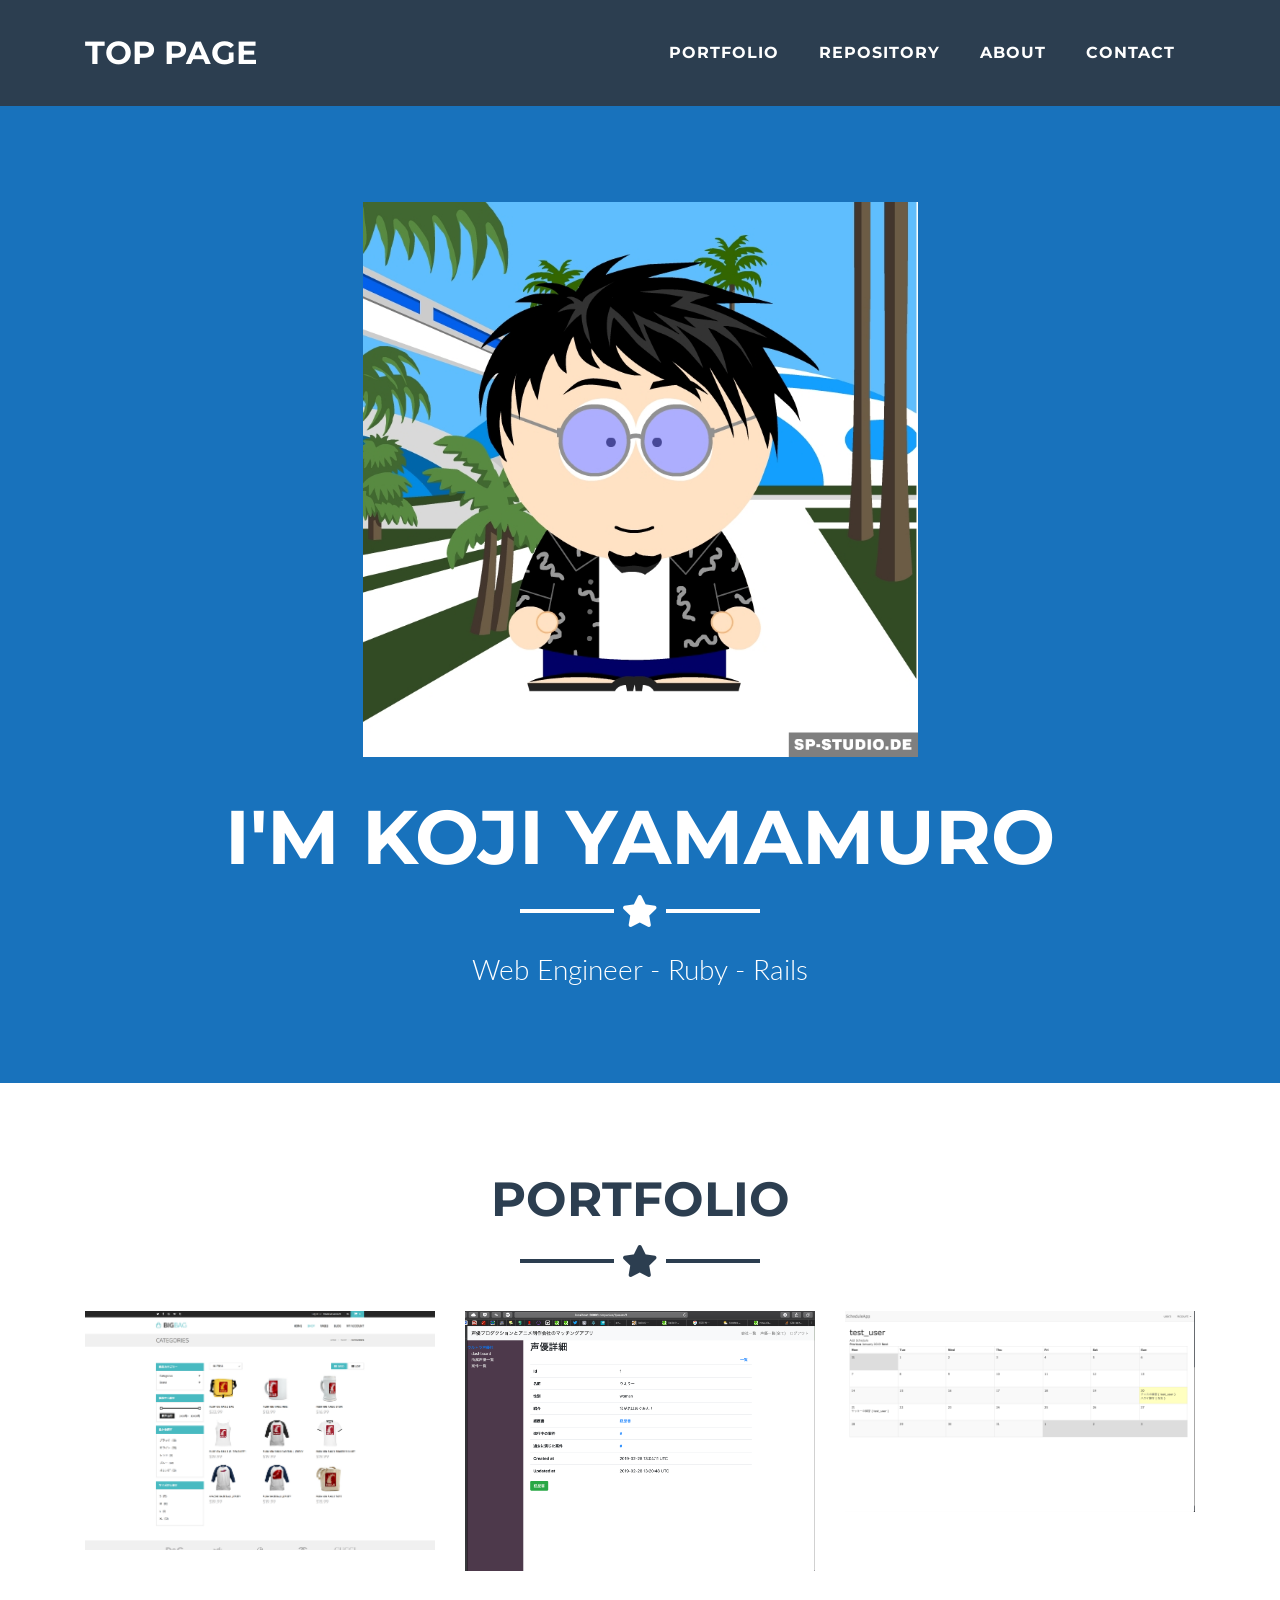
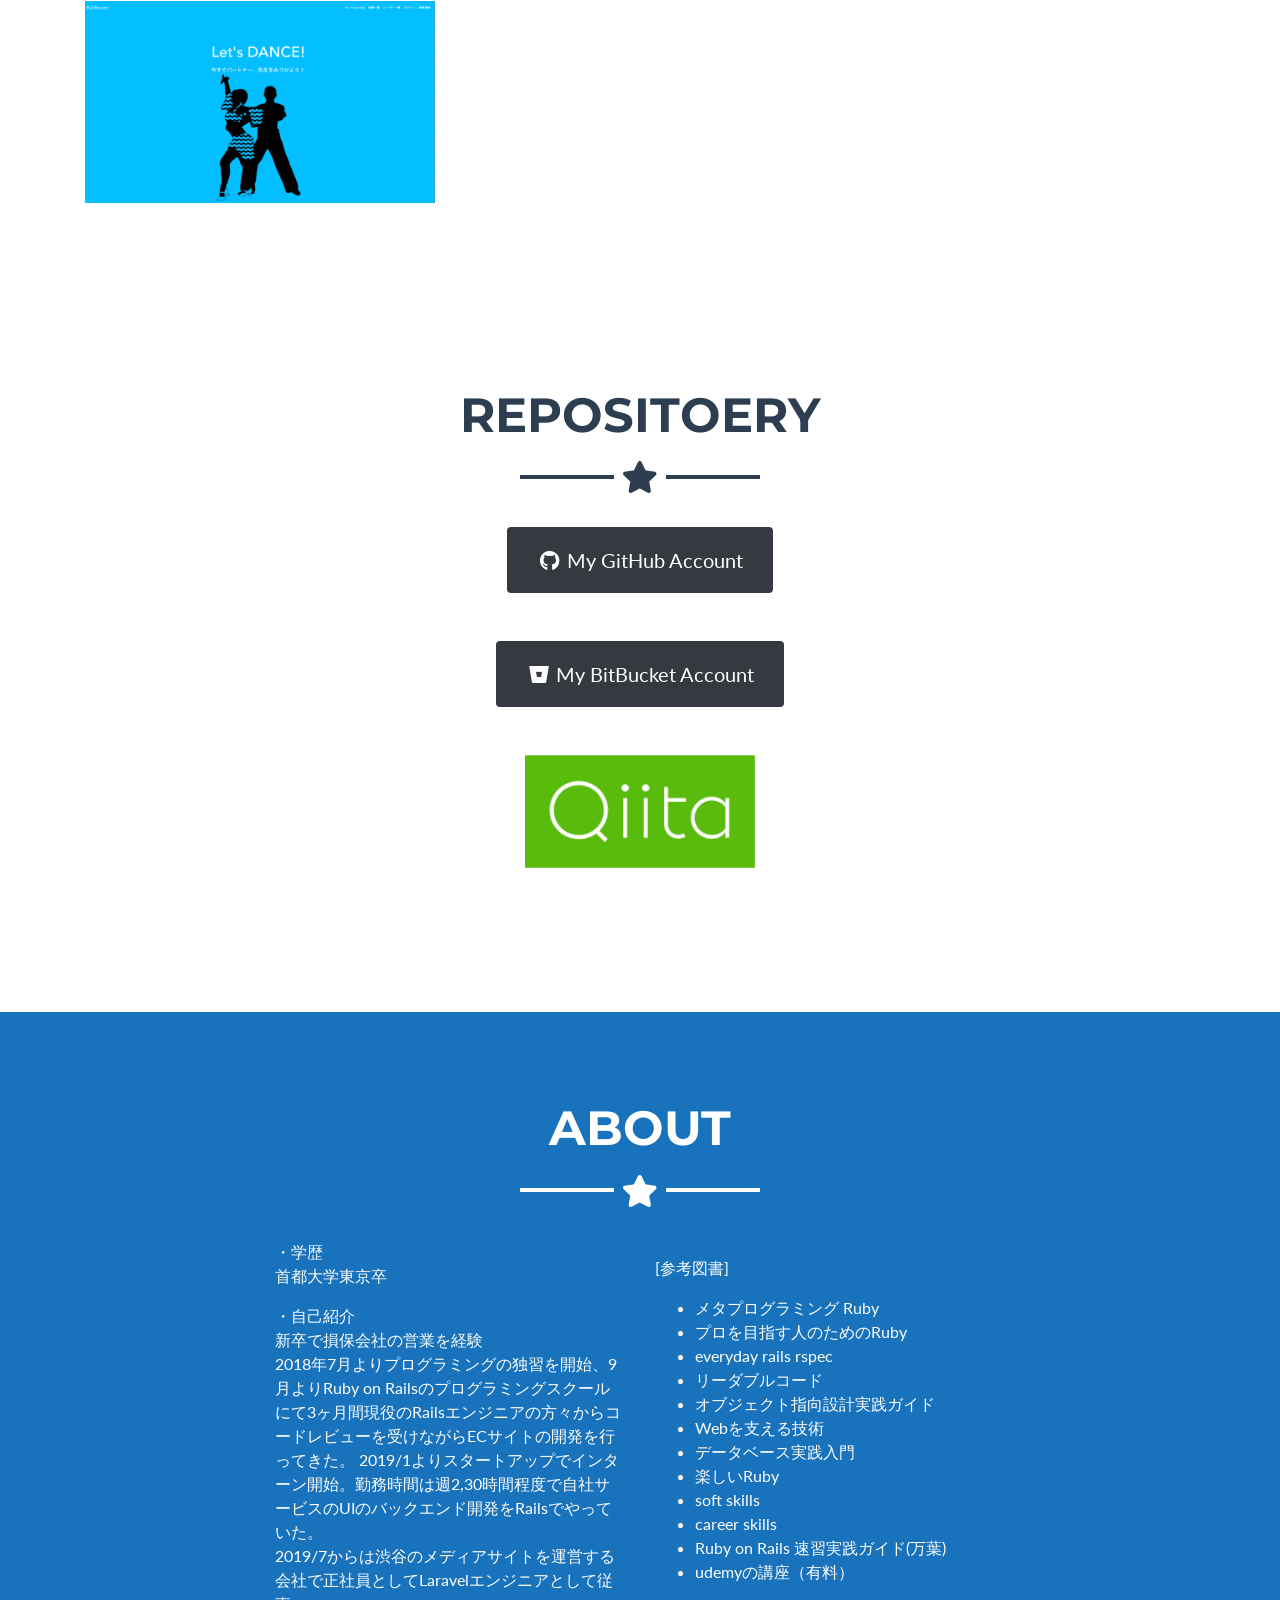
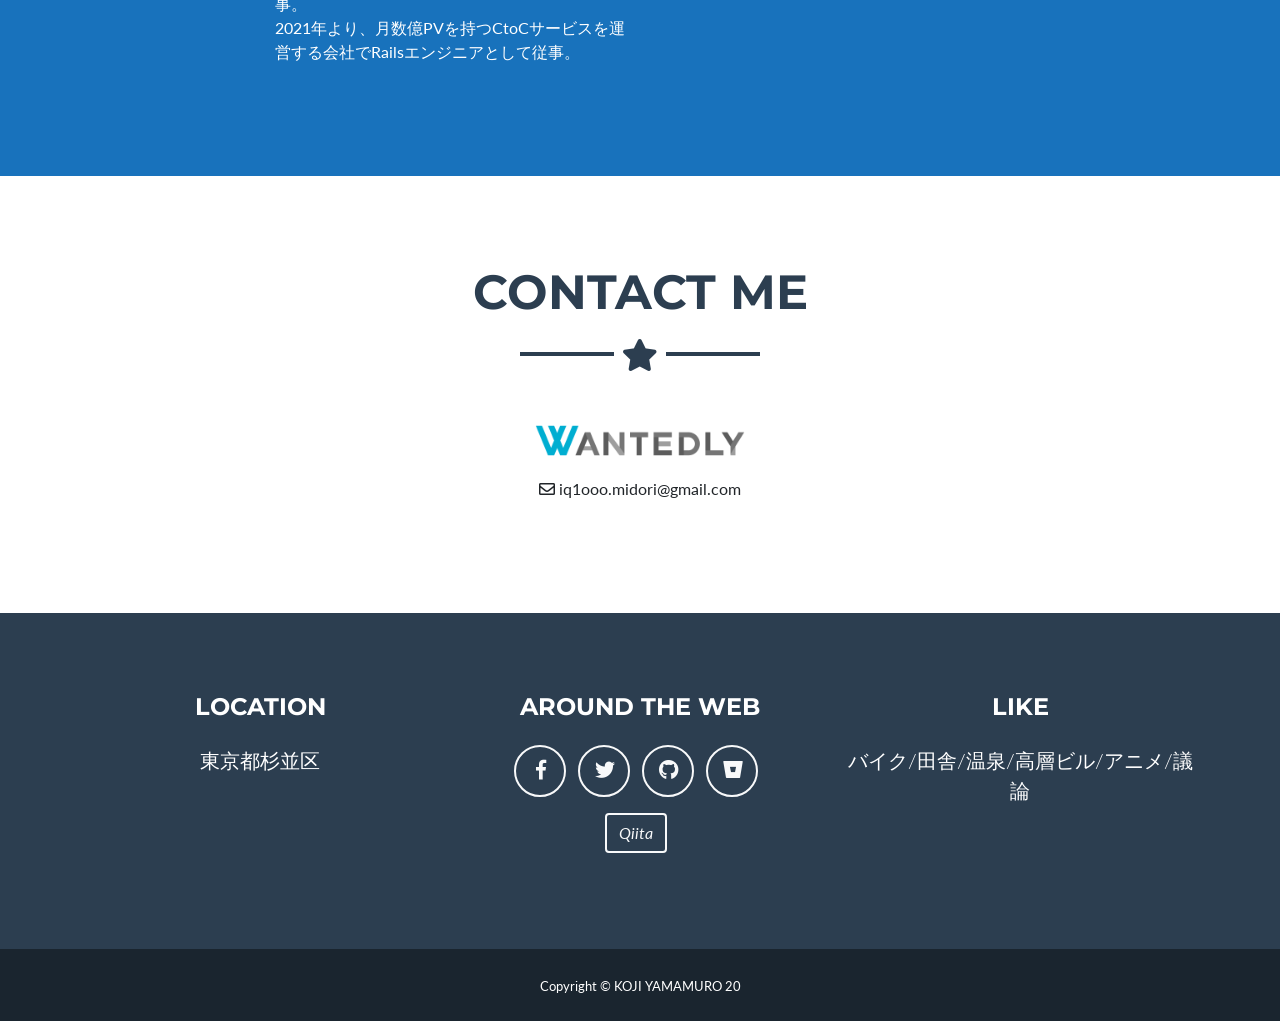
<file: index.html>
<!DOCTYPE html>
<html lang="en">

  <head>

    <meta charset="utf-8">
    <meta name="viewport" content="width=device-width, initial-scale=1, shrink-to-fit=no">
    <meta name="description" content="">
    <meta name="author" content="">

    <title>KOJI YAMAMURO</title>

    <!-- Bootstrap core CSS -->
    <link href="vendor/bootstrap/css/bootstrap.min.css" rel="stylesheet">

    <!-- Custom fonts for this template -->
    <link href="vendor/fontawesome-free/css/all.min.css" rel="stylesheet" type="text/css">
    <link href="https://fonts.googleapis.com/css?family=Montserrat:400,700" rel="stylesheet" type="text/css">
    <link href="https://fonts.googleapis.com/css?family=Lato:400,700,400italic,700italic" rel="stylesheet" type="text/css">

    <!-- Plugin CSS -->
    <link href="vendor/magnific-popup/magnific-popup.css" rel="stylesheet" type="text/css">

    <!-- Custom styles for this template -->
    <link href="css/freelancer.min.css" rel="stylesheet">

  </head>

  <body id="page-top">

    <!-- Navigation -->
    <nav class="navbar navbar-expand-lg bg-secondary fixed-top text-uppercase" id="mainNav">
      <div class="container">
        <a class="navbar-brand js-scroll-trigger" href="#page-top">TOP PAGE</a>
        <button class="navbar-toggler navbar-toggler-right text-uppercase bg-primary text-white rounded" type="button" data-toggle="collapse" data-target="#navbarResponsive" aria-controls="navbarResponsive" aria-expanded="false" aria-label="Toggle navigation">
          Menu
          <i class="fas fa-bars"></i>
        </button>
        <div class="collapse navbar-collapse" id="navbarResponsive">
          <ul class="navbar-nav ml-auto">
            <li class="nav-item mx-0 mx-lg-1">
              <a class="nav-link py-3 px-0 px-lg-3 rounded js-scroll-trigger" href="#portfolio">Portfolio</a>
            </li>
            <li class="nav-item mx-0 mx-lg-1">
              <a class="nav-link py-3 px-0 px-lg-3 rounded js-scroll-trigger" href="#repository">Repository</a>
            </li>
            <li class="nav-item mx-0 mx-lg-1">
              <a class="nav-link py-3 px-0 px-lg-3 rounded js-scroll-trigger" href="#about">About</a>
            </li>
            <li class="nav-item mx-0 mx-lg-1">
              <a class="nav-link py-3 px-0 px-lg-3 rounded js-scroll-trigger" href="#contact">Contact</a>
            </li>
          </ul>
        </div>
      </div>
    </nav>

    <!-- Header -->
    <header class="masthead bg-primary text-white text-center">
      <div class="container">
        <img class="img-fluid mb-5 d-block mx-auto" src="img/sp-studio (2).jpg" alt="" width="50%" height="50%" >
        <h1 class="text-uppercase mb-0">I'M koji yamamuro</h1>
        <hr class="star-light">
        <h2 class="font-weight-light mb-0">Web Engineer - Ruby - Rails  </h2>
      </div>
    </header>

    <!-- Portfolio Grid Section -->
    <section class="portfolio" id="portfolio">
      <div class="container">
        <h2 class="text-center text-uppercase text-secondary mb-0">Portfolio</h2>
        <hr class="star-dark mb-5">
        <div class="row">

          <div class="col-md-6 col-lg-4">
            <a class="portfolio-item d-block mx-auto" href="#portfolio-modal-2">
              <div class="portfolio-item-caption d-flex position-absolute h-100 w-100">
                <div class="portfolio-item-caption-content my-auto w-100 text-center text-white">
                  <i class="fas fa-search-plus fa-3x"></i>
                </div>
              </div>
              <img class="img-fluid" src="img/portfolio/bigbag.png" alt="">
            </a>
          </div>
              <div class="col-md-6 col-lg-4">
                <a class="portfolio-item d-block mx-auto" href="#portfolio-modal-4">
                  <div class="portfolio-item-caption d-flex position-absolute h-100 w-100">
                    <div class="portfolio-item-caption-content my-auto w-100 text-center text-white">
                      <i class="fas fa-search-plus fa-3x"></i>
                    </div>
                  </div>
                  <img class="img-fluid" src="img/portfolio/seiyu.png" alt="">
                </a>
              </div>
          <div class="col-md-6 col-lg-4">
            <a class="portfolio-item d-block mx-auto" href="#portfolio-modal-3">
              <div class="portfolio-item-caption d-flex position-absolute h-100 w-100">
                <div class="portfolio-item-caption-content my-auto w-100 text-center text-white">
                  <i class="fas fa-search-plus fa-3x"></i>
                </div>
              </div>
              <img class="img-fluid" src="img/portfolio/schedule.png" alt="">
            </a>
          </div>
          <div class="col-md-6 col-lg-4">
            <a class="portfolio-item d-block mx-auto" href="#portfolio-modal-1">
              <div class="portfolio-item-caption d-flex position-absolute h-100 w-100">
                <div class="portfolio-item-caption-content my-auto w-100 text-center text-white">
                  <i class="fas fa-search-plus fa-3x"></i>
                </div>
              </div>
              <img class="img-fluid" src="img/portfolio/ballroom.png" alt="">
            </a>
          </div>
        </div>
      </div>
    </section>

    <!-- Repository Section -->
    <section id="repository" >
      <div class="container">
        <h2 class="text-center text-uppercase text-secondary mb-0">REPOSITOERY</h2>
        <hr class="star-dark mb-5">
        <div class="row">
          <p class="col-lg-8 col-md-12 mb-5 mx-auto text-center">
            <a class="btn btn-xl btn-dark" href="https://github.com/cuisine-de-koji">
              <i class="fab fa-fw fa-github"></i>
              My GitHub Account
            </a>
          </p>
          <p class="col-lg-8 col-md-12 mb-5 mx-auto text-center">
            <a class="btn btn-xl btn-dark" href="https://bitbucket.org/kojiyama/">
              <i class="fab fa-fw fa-bitbucket"></i>
              My BitBucket Account
            </a>
          </p>
          <p class="col-lg-8 col-md-12 mb-5 mx-auto text-center">
            <a class="" href="https://qiita.com/KOJIYAMA">
              <img class="img-fluid" src="img/qiita.png" width="230" height="25" >
            </a>
          </p>
        </div>
      </div>
    </section>


    <!-- About Section -->
    <section class="bg-primary text-white mb-0" id="about">
      <div class="container">
        <h2 class="text-center text-uppercase text-white">About</h2>
        <hr class="star-light mb-5">
        <div class="row">
          <div class="col-lg-4 ml-auto">
            <p>・学歴<br>首都大学東京卒</p>
            <p>・自己紹介<br>新卒で損保会社の営業を経験<br>
              2018年7月よりプログラミングの独習を開始、9月よりRuby on Railsのプログラミングスクールにて3ヶ月間現役のRailsエンジニアの方々からコードレビューを受けながらECサイトの開発を行ってきた。
              2019/1よりスタートアップでインターン開始。勤務時間は週2,30時間程度で自社サービスのUIのバックエンド開発をRailsでやっていた。<br>
              2019/7からは渋谷のメディアサイトを運営する会社で正社員としてLaravelエンジニアとして従事。<br>
              2021年より、月数億PVを持つCtoCサービスを運営する会社でRailsエンジニアとして従事。
            </p>
          </div>
          <div class="col-lg-4 mr-auto">

            <p>
            </p>
            <p>[参考図書]</p>
              <ul>
                <li>メタプログラミング Ruby</li>
                <li>プロを目指す人のためのRuby</li>
                <li>everyday rails rspec</li>
                <li>リーダブルコード</li>
                <li>オブジェクト指向設計実践ガイド</li>
                <li>Webを支える技術</li>
                <li>データベース実践入門</li>
                <li>楽しいRuby</li>
                <li>soft skills</li>
                <li>career skills</li>
                <li>Ruby on Rails 速習実践ガイド(万葉)</li>
                <li>udemyの講座（有料）</li>
              </ul>
            </p>
          </div>
        </div>
    </section>

    <!-- Contact Section -->
    <section id="contact">
      <div class="container">
        <h2 class="text-center text-uppercase text-secondary mb-0">Contact Me</h2>
        <hr class="star-dark mb-5">
        <div class="row">
          <div class="col-lg-8 mx-auto">
            <div class="col-md-12 mb-5 mb-lg-0 text-center">
              <ul class="list-inline mb-0">
                <li class="list-inline-item">
                  <a class="" href="https://www.wantedly.com/users/5379912" target="”_blank”">
                    <img class="img-fluid" src="img/wantedly_logo.png" width="250" height="" alt="">
                  </a>
                </li>
              </ul>
              <p class="list-inline-item">
                <i class="far fa-envelope" width="" height="" alt=""></i>
                iq1ooo.midori@gmail.com
              </p>
            </div>
          </div>
        </div>
      </div>
    </section>

    <!-- Footer -->
    <footer class="footer text-center">
      <div class="container">
        <div class="row">
          <div class="col-md-4 mb-5 mb-lg-0">
            <h4 class="text-uppercase mb-4">Location</h4>
            <p class="lead mb-0">東京都杉並区</p>
          </div>
          <div class="col-md-4 mb-5 mb-lg-0">
            <h4 class="text-uppercase mb-4">Around the Web</h4>
            <ul class="list-inline mb-0">
              <li class="list-inline-item">
                <a class="btn btn-outline-light btn-social text-center rounded-circle" href="https://www.facebook.com/Joji.yamamuro">
                  <i class="fab fa-fw fa-facebook-f"></i>
                </a>
              </li>
              <li class="list-inline-item">
                <a class="btn btn-outline-light btn-social text-center rounded-circle" href="https://twitter.com/zrathnnz">
                  <i class="fab fa-fw fa-twitter"></i>
                </a>
              </li>
              <li class="list-inline-item">
                <a class="btn btn-outline-light btn-social text-center rounded-circle" href="https://github.com/cuisine-de-koji">
                  <i class="fab fa-fw fa-github"></i>
                </a>
              </li>
              <li class="list-inline-item">
                <a class="btn btn-outline-light btn-social text-center rounded-circle" href="https://bitbucket.org/kojiyama/">
                  <i class="fab fa-fw fa-bitbucket"></i>
                </a>
              </li>
              <p>
                <li class="list-inline-item">
                  <a class="btn btn-outline-light text-center" href="https://qiita.com/KOJIYAMA">
                    <i class="">Qiita</i>
                  </a>
                </li>
              </p>
            </ul>
          </div>
          <div class="col-md-4">
            <h4 class="text-uppercase mb-4">LIKE</h4>
            <p class="lead mb-0">バイク/田舎/温泉/高層ビル/アニメ/議論</p>
          </div>
        </div>
      </div>
    </footer>

    <div class="copyright py-4 text-center text-white">
      <div class="container">
        <small>Copyright &copy; KOJI YAMAMURO 20</small>
      </div>
    </div>

    <!-- Scroll to Top Button (Only visible on small and extra-small screen sizes) -->
    <div class="scroll-to-top d-lg-none position-fixed ">
      <a class="js-scroll-trigger d-block text-center text-white rounded" href="#page-top">
        <i class="fa fa-chevron-up"></i>
      </a>
    </div>

    <!-- Portfolio Modals -->

    <!-- Portfolio Modal 1 -->
    <div class="portfolio-modal mfp-hide" id="portfolio-modal-1">
      <div class="portfolio-modal-dialog bg-white">
        <a class="close-button d-none d-md-block portfolio-modal-dismiss" href="#">
          <i class="fa fa-3x fa-times"></i>
        </a>
        <div class="container text-center">
          <div class="row">
            <div class="col-lg-8 mx-auto">
              <a href="https://evening-anchorage-98062.herokuapp.com/posts" target="_blank">
              <h2 class="text-secondary text-uppercase mb-0">BallRoom</h2>
              <hr class="star-dark mb-5">
              <img class="img-fluid mb-5" src="img/portfolio/ballroom.png" alt="">
              </a>
              <p class="mb-5">
                <ul class="text-left">
                  ・初めて作ったアプリです。<br>
                  ・railsチュートリアルで紹介されている機能を実装しました。
                </ul>
              </p>
              <a class="btn btn-primary btn-lg rounded-pill portfolio-modal-dismiss" href="https://enjoy-ballroom.herokuapp.com" target="_blank">
                Open Project</a>
            </div>
          </div>
        </div>
      </div>
    </div>

    <!-- Portfolio Modal 2 -->
    <div class="portfolio-modal mfp-hide" id="portfolio-modal-2">
      <div class="portfolio-modal-dialog bg-white">
        <a class="close-button d-none d-md-block portfolio-modal-dismiss" href="#">
          <i class="fa fa-3x fa-times"></i>
        </a>
        <div class="container text-center">
          <div class="row">
            <div class="col-lg-8 mx-auto">
              <h2 class="text-secondary text-uppercase mb-0">BIG BAG ECサイト</h2>
              <hr class="star-dark mb-5">
              <img class="img-fluid mb-5" src="img/portfolio/bigbag.png" alt="">
              <p class="mb-5">
                <ul class="text-left">
                  ・Rails開発環境構築<br>
                  ・Ruby on Rails製のオープンソースECパッケージ（Solidus）の読み込み<br>
                  ・商品データを商品ページに表示（テキスト、画像)<br>
                  ・商品データをカテゴリー別にカテゴリーページに表示<br>
                  ・商品ページで類似カテゴリー商品を表示<br>
                  ・カラーごとに表示を変更<br>
                  ・サイズごとに表示を変更<br>
                  ・キーワード検索機能<br>
                  ・グリッドとリストビューの表示切り替え<br>
                  ・カートへ商品を追加<br>
                  ・カートに追加した商品のCRUD機能<br>
                  ・RSpecでのテスト<br>
                </ul>
              </p>
              <a class="btn btn-primary btn-lg rounded-pill portfolio-modal-dismiss" href="https://obscure-inlet-52218.herokuapp.com/potepan/categories/1" target="_blank">
                Open Project</a>
            </div>
          </div>
        </div>
      </div>
    </div>

    <!-- Portfolio Modal 3 -->
    <div class="portfolio-modal mfp-hide" id="portfolio-modal-3">
      <div class="portfolio-modal-dialog bg-white">
        <a class="close-button d-none d-md-block portfolio-modal-dismiss" href="#">
          <i class="fa fa-3x fa-times"></i>
        </a>
        <div class="container text-center">
          <div class="row">
            <div class="col-lg-8 mx-auto">
              <h2 class="text-secondary text-uppercase mb-0">スケジュール管理共有アプリ</h2>
              <hr class="star-dark mb-5">
              <img class="img-fluid mb-5" src="img/portfolio/schedule.png" alt="">
              <p class="mb-5">
                <ul class="text-left">
                  ・userログイン機能<br>
                  ・フォロー機能<br>
                  ・カレンダーにスケジュールを登録する機能<br>
                  ・相互フォローしている人のスケジュールを自分のカレンダーに表示する機能<br>
                  ・隠したいスケジュールだけ非表示にする機能<br>
                  ・フォロー、フォロワーの表示をタブで切り替える機能<br>
                </ul>
              </p>
              <a class="btn btn-primary btn-lg rounded-pill" href="https://fast-dusk-35491.herokuapp.com">Open Project</a>
            </div>
          </div>
        </div>
      </div>
    </div>

    <!-- Portfolio Modal 4 -->
    <div class="portfolio-modal mfp-hide" id="portfolio-modal-4">
      <div class="portfolio-modal-dialog bg-white">
        <a class="close-button d-none d-md-block portfolio-modal-dismiss" href="#">
          <i class="fa fa-3x fa-times"></i>
        </a>
        <div class="container text-center">
          <div class="row">
            <div class="col-lg-8 mx-auto">
              <h2 class="text-secondary text-uppercase mb-0">Project Name</h2>
              <hr class="star-dark mb-5">
              <img class="img-fluid mb-5" src="img/portfolio/seiyu.png" alt="">
              <p class="mb-5">
                <ul class="text-left">
                  ・userログイン機能(製作中)<br>
                  ・声優検索機能（製作中）<br>
                  ・経歴検索機能（製作中）<br>
                  ・サイドバーで選択中のページをハイライトする機能<br>
                  ・案件に応募する機能（製作中）<br>
                  ・スカウト機能(製作中)<br>
                </ul>
              </p>
              <a class="btn btn-primary btn-lg rounded-pill" href="https://glacial-meadow-71100.herokuapp.com/login">Open Project</a>
            </div>
          </div>
        </div>
      </div>
    </div>

    <!-- Portfolio Modal 5 -->
    <div class="portfolio-modal mfp-hide" id="portfolio-modal-5">
      <div class="portfolio-modal-dialog bg-white">
        <a class="close-button d-none d-md-block portfolio-modal-dismiss" href="#">
          <i class="fa fa-3x fa-times"></i>
        </a>
        <div class="container text-center">
          <div class="row">
            <div class="col-lg-8 mx-auto">
              <h2 class="text-secondary text-uppercase mb-0">Project Name</h2>
              <hr class="star-dark mb-5">
              <img class="img-fluid mb-5" src="img/portfolio/safe.png" alt="">
              <p class="mb-5">Lorem ipsum dolor sit amet, consectetur adipisicing elit. Mollitia neque assumenda ipsam nihil, molestias magnam, recusandae quos quis inventore quisquam velit asperiores, vitae? Reprehenderit soluta, eos quod consequuntur itaque. Nam.</p>
              <a class="btn btn-primary btn-lg rounded-pill portfolio-modal-dismiss" href="#">
                <i class="fa fa-close"></i>
                Close Project</a>
            </div>
          </div>
        </div>
      </div>
    </div>

    <!-- Portfolio Modal 6 -->
    <div class="portfolio-modal mfp-hide" id="portfolio-modal-6">
      <div class="portfolio-modal-dialog bg-white">
        <a class="close-button d-none d-md-block portfolio-modal-dismiss" href="#">
          <i class="fa fa-3x fa-times"></i>
        </a>
        <div class="container text-center">
          <div class="row">
            <div class="col-lg-8 mx-auto">
              <h2 class="text-secondary text-uppercase mb-0">Project Name</h2>
              <hr class="star-dark mb-5">
              <img class="img-fluid mb-5" src="img/portfolio/submarine.png" alt="">
              <p class="mb-5">Lorem ipsum dolor sit amet, consectetur adipisicing elit. Mollitia neque assumenda ipsam nihil, molestias magnam, recusandae quos quis inventore quisquam velit asperiores, vitae? Reprehenderit soluta, eos quod consequuntur itaque. Nam.</p>
              <a class="btn btn-primary btn-lg rounded-pill portfolio-modal-dismiss" href="#">
                <i class="fa fa-close"></i>
                Close Project</a>
            </div>
          </div>
        </div>
      </div>
    </div>

    <!-- Bootstrap core JavaScript -->
    <script src="vendor/jquery/jquery.min.js"></script>
    <script src="vendor/bootstrap/js/bootstrap.bundle.min.js"></script>

    <!-- Plugin JavaScript -->
    <script src="vendor/jquery-easing/jquery.easing.min.js"></script>
    <script src="vendor/magnific-popup/jquery.magnific-popup.min.js"></script>

    <!-- Contact Form JavaScript -->
    <script src="js/jqBootstrapValidation.js"></script>
    <script src="js/contact_me.js"></script>

    <!-- Custom scripts for this template -->
    <script src="js/freelancer.min.js"></script>

  </body>

</html>
</file>
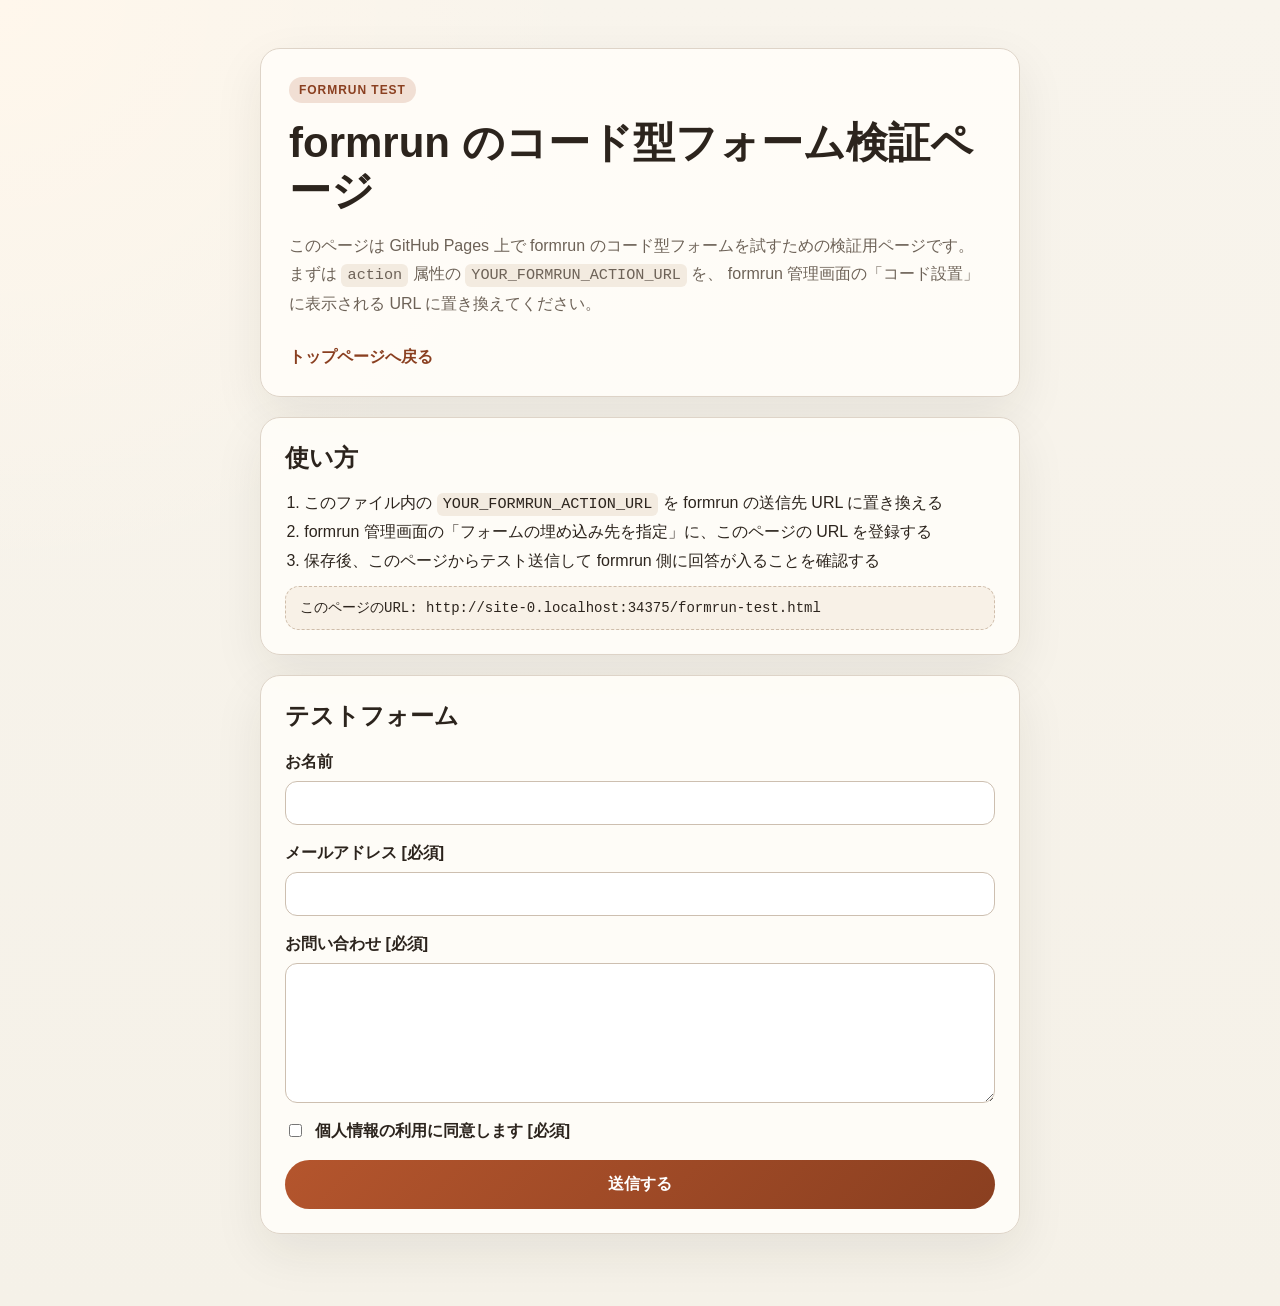
<file: formrun-test.html>
<!DOCTYPE html>
<html lang="ja">
  <head>
    <meta charset="utf-8">
    <meta name="viewport" content="width=device-width, initial-scale=1, shrink-to-fit=no">
    <title>formrun Test Page</title>
    <script src="https://sdk.form.run/js/v2/formrun.js"></script>
    <style>
      :root {
        --bg: #f5f1e8;
        --card: #fffdf8;
        --text: #2c241d;
        --muted: #6d6257;
        --line: #ded4c8;
        --accent: #b4552d;
        --accent-dark: #8a3f20;
        --error: #b42318;
      }

      * {
        box-sizing: border-box;
      }

      body {
        margin: 0;
        font-family: "Hiragino Sans", "Yu Gothic", sans-serif;
        color: var(--text);
        background:
          radial-gradient(circle at top left, #fff7ec 0, transparent 32%),
          linear-gradient(180deg, #f8f4ec 0%, var(--bg) 100%);
      }

      .wrap {
        width: min(760px, calc(100% - 32px));
        margin: 48px auto 72px;
      }

      .hero,
      .card {
        background: rgba(255, 253, 248, 0.94);
        border: 1px solid var(--line);
        border-radius: 20px;
        box-shadow: 0 18px 50px rgba(44, 36, 29, 0.08);
      }

      .hero {
        padding: 28px;
        margin-bottom: 20px;
      }

      .eyebrow {
        display: inline-block;
        padding: 6px 10px;
        border-radius: 999px;
        background: #f1dfd4;
        color: var(--accent-dark);
        font-size: 12px;
        font-weight: 700;
        letter-spacing: 0.08em;
      }

      h1 {
        margin: 16px 0 10px;
        font-size: clamp(28px, 4vw, 42px);
        line-height: 1.15;
      }

      h2 {
        margin-top: 0;
      }

      p {
        line-height: 1.8;
      }

      code {
        padding: 0.15em 0.4em;
        border-radius: 6px;
        background: #f3ebe0;
        font-family: ui-monospace, SFMono-Regular, Menlo, monospace;
        font-size: 0.95em;
      }

      .muted {
        color: var(--muted);
      }

      .card {
        padding: 24px;
        margin-bottom: 20px;
      }

      .steps {
        margin: 0;
        padding-left: 1.2em;
      }

      .steps li + li {
        margin-top: 8px;
      }

      .urlBox {
        margin-top: 14px;
        padding: 12px 14px;
        border-radius: 14px;
        background: #f8f1e7;
        border: 1px dashed #cfbdaa;
        word-break: break-all;
        font-family: ui-monospace, SFMono-Regular, Menlo, monospace;
        font-size: 14px;
      }

      form {
        display: grid;
        gap: 18px;
      }

      .field {
        display: grid;
        gap: 8px;
      }

      label {
        font-weight: 700;
      }

      input[type="text"],
      textarea {
        width: 100%;
        padding: 12px 14px;
        border-radius: 12px;
        border: 1px solid #cdbfb0;
        background: #fff;
        color: var(--text);
        font: inherit;
      }

      textarea {
        min-height: 140px;
        resize: vertical;
      }

      .check {
        display: flex;
        align-items: flex-start;
        gap: 10px;
      }

      .check input {
        margin-top: 3px;
      }

      .error {
        display: none;
        color: var(--error);
        font-size: 14px;
      }

      [data-formrun-show-if-error] {
        display: none;
      }

      .submit {
        appearance: none;
        border: 0;
        border-radius: 999px;
        padding: 14px 20px;
        font: inherit;
        font-weight: 700;
        color: #fff;
        background: linear-gradient(135deg, var(--accent) 0%, var(--accent-dark) 100%);
        cursor: pointer;
      }

      .submit:hover {
        filter: brightness(1.05);
      }

      .link {
        display: inline-block;
        margin-top: 12px;
        color: var(--accent-dark);
        font-weight: 700;
        text-decoration: none;
      }

      .link:hover {
        text-decoration: underline;
      }

      ._formrun_gotcha {
        position: absolute !important;
        height: 1px;
        width: 1px;
        overflow: hidden;
      }

      @media (max-width: 640px) {
        .wrap {
          width: min(100% - 20px, 760px);
          margin-top: 20px;
          margin-bottom: 40px;
        }

        .hero,
        .card {
          border-radius: 16px;
          padding: 18px;
        }
      }
    </style>
  </head>
  <body>
    <main class="wrap">
      <section class="hero">
        <span class="eyebrow">FORMRUN TEST</span>
        <h1>formrun のコード型フォーム検証ページ</h1>
        <p class="muted">
          このページは GitHub Pages 上で formrun のコード型フォームを試すための検証用ページです。
          まずは <code>action</code> 属性の <code>YOUR_FORMRUN_ACTION_URL</code> を、
          formrun 管理画面の「コード設置」に表示される URL に置き換えてください。
        </p>
        <a class="link" href="./">トップページへ戻る</a>
      </section>

      <section class="card">
        <h2>使い方</h2>
        <ol class="steps">
          <li>このファイル内の <code>YOUR_FORMRUN_ACTION_URL</code> を formrun の送信先 URL に置き換える</li>
          <li>formrun 管理画面の「フォームの埋め込み先を指定」に、このページの URL を登録する</li>
          <li>保存後、このページからテスト送信して formrun 側に回答が入ることを確認する</li>
        </ol>
        <div class="urlBox" id="page-url"></div>
      </section>

      <section class="card">
        <h2>テストフォーム</h2>
        <form id="formrun-test-form" class="formrun" action="YOUR_FORMRUN_ACTION_URL" method="post">
          <div class="field">
            <label for="name">お名前</label>
            <input id="name" name="お名前" type="text">
          </div>

          <div class="field">
            <label for="email">メールアドレス [必須]</label>
            <input id="email" name="メールアドレス" type="text" data-formrun-type="email" data-formrun-required>
            <div class="error" data-formrun-show-if-error="メールアドレス">メールアドレスを正しく入力してください</div>
          </div>

          <div class="field">
            <label for="message">お問い合わせ [必須]</label>
            <textarea id="message" name="お問い合わせ" data-formrun-required></textarea>
            <div class="error" data-formrun-show-if-error="お問い合わせ">お問い合わせ内容を入力してください</div>
          </div>

          <div class="field">
            <label class="check" for="agreement">
              <input id="agreement" type="checkbox" name="個人情報利用同意" data-formrun-required>
              <span>個人情報の利用に同意します [必須]</span>
            </label>
            <div class="error" data-formrun-show-if-error="個人情報利用同意">同意してください</div>
          </div>

          <div class="_formrun_gotcha">
            <label for="_formrun_gotcha">If you are a human, ignore this field</label>
            <input type="text" name="_formrun_gotcha" id="_formrun_gotcha" tabindex="-1">
          </div>

          <button
            class="submit"
            type="submit"
            data-formrun-error-text="未入力の項目があります"
            data-formrun-submitting-text="送信中..."
          >
            送信する
          </button>
        </form>
      </section>
    </main>

    <script>
      (function () {
        var pageUrl = document.getElementById("page-url");
        var form = document.getElementById("formrun-test-form");

        pageUrl.textContent = "このページのURL: " + window.location.href;

        form.addEventListener("submit", function (event) {
          if (form.getAttribute("action") === "YOUR_FORMRUN_ACTION_URL") {
            event.preventDefault();
            window.alert("まず formrun の action URL を設定してください。");
          }
        });
      })();
    </script>
  </body>
</html>
</file>
<file: vendor/fontawesome-free/css/all.min.css>
/*!
 * Font Awesome Free 5.3.1 by @fontawesome - https://fontawesome.com
 * License - https://fontawesome.com/license/free (Icons: CC BY 4.0, Fonts: SIL OFL 1.1, Code: MIT License)
 */
.fa,.fab,.fal,.far,.fas{-moz-osx-font-smoothing:grayscale;-webkit-font-smoothing:antialiased;display:inline-block;font-style:normal;font-variant:normal;text-rendering:auto;line-height:1}.fa-lg{font-size:1.33333em;line-height:.75em;vertical-align:-.0667em}.fa-xs{font-size:.75em}.fa-sm{font-size:.875em}.fa-1x{font-size:1em}.fa-2x{font-size:2em}.fa-3x{font-size:3em}.fa-4x{font-size:4em}.fa-5x{font-size:5em}.fa-6x{font-size:6em}.fa-7x{font-size:7em}.fa-8x{font-size:8em}.fa-9x{font-size:9em}.fa-10x{font-size:10em}.fa-fw{text-align:center;width:1.25em}.fa-ul{list-style-type:none;margin-left:2.5em;padding-left:0}.fa-ul>li{position:relative}.fa-li{left:-2em;position:absolute;text-align:center;width:2em;line-height:inherit}.fa-border{border:.08em solid #eee;border-radius:.1em;padding:.2em .25em .15em}.fa-pull-left{float:left}.fa-pull-right{float:right}.fa.fa-pull-left,.fab.fa-pull-left,.fal.fa-pull-left,.far.fa-pull-left,.fas.fa-pull-left{margin-right:.3em}.fa.fa-pull-right,.fab.fa-pull-right,.fal.fa-pull-right,.far.fa-pull-right,.fas.fa-pull-right{margin-left:.3em}.fa-spin{animation:fa-spin 2s infinite linear}.fa-pulse{animation:fa-spin 1s infinite steps(8)}@keyframes fa-spin{0%{transform:rotate(0deg)}to{transform:rotate(1turn)}}.fa-rotate-90{-ms-filter:"progid:DXImageTransform.Microsoft.BasicImage(rotation=1)";transform:rotate(90deg)}.fa-rotate-180{-ms-filter:"progid:DXImageTransform.Microsoft.BasicImage(rotation=2)";transform:rotate(180deg)}.fa-rotate-270{-ms-filter:"progid:DXImageTransform.Microsoft.BasicImage(rotation=3)";transform:rotate(270deg)}.fa-flip-horizontal{-ms-filter:"progid:DXImageTransform.Microsoft.BasicImage(rotation=0, mirror=1)";transform:scaleX(-1)}.fa-flip-vertical{transform:scaleY(-1)}.fa-flip-horizontal.fa-flip-vertical,.fa-flip-vertical{-ms-filter:"progid:DXImageTransform.Microsoft.BasicImage(rotation=2, mirror=1)"}.fa-flip-horizontal.fa-flip-vertical{transform:scale(-1)}:root .fa-flip-horizontal,:root .fa-flip-vertical,:root .fa-rotate-90,:root .fa-rotate-180,:root .fa-rotate-270{-webkit-filter:none;filter:none}.fa-stack{display:inline-block;height:2em;line-height:2em;position:relative;vertical-align:middle;width:2em}.fa-stack-1x,.fa-stack-2x{left:0;position:absolute;text-align:center;width:100%}.fa-stack-1x{line-height:inherit}.fa-stack-2x{font-size:2em}.fa-inverse{color:#fff}.fa-500px:before{content:"\f26e"}.fa-accessible-icon:before{content:"\f368"}.fa-accusoft:before{content:"\f369"}.fa-ad:before{content:"\f641"}.fa-address-book:before{content:"\f2b9"}.fa-address-card:before{content:"\f2bb"}.fa-adjust:before{content:"\f042"}.fa-adn:before{content:"\f170"}.fa-adversal:before{content:"\f36a"}.fa-affiliatetheme:before{content:"\f36b"}.fa-air-freshener:before{content:"\f5d0"}.fa-algolia:before{content:"\f36c"}.fa-align-center:before{content:"\f037"}.fa-align-justify:before{content:"\f039"}.fa-align-left:before{content:"\f036"}.fa-align-right:before{content:"\f038"}.fa-alipay:before{content:"\f642"}.fa-allergies:before{content:"\f461"}.fa-amazon:before{content:"\f270"}.fa-amazon-pay:before{content:"\f42c"}.fa-ambulance:before{content:"\f0f9"}.fa-american-sign-language-interpreting:before{content:"\f2a3"}.fa-amilia:before{content:"\f36d"}.fa-anchor:before{content:"\f13d"}.fa-android:before{content:"\f17b"}.fa-angellist:before{content:"\f209"}.fa-angle-double-down:before{content:"\f103"}.fa-angle-double-left:before{content:"\f100"}.fa-angle-double-right:before{content:"\f101"}.fa-angle-double-up:before{content:"\f102"}.fa-angle-down:before{content:"\f107"}.fa-angle-left:before{content:"\f104"}.fa-angle-right:before{content:"\f105"}.fa-angle-up:before{content:"\f106"}.fa-angry:before{content:"\f556"}.fa-angrycreative:before{content:"\f36e"}.fa-angular:before{content:"\f420"}.fa-ankh:before{content:"\f644"}.fa-app-store:before{content:"\f36f"}.fa-app-store-ios:before{content:"\f370"}.fa-apper:before{content:"\f371"}.fa-apple:before{content:"\f179"}.fa-apple-alt:before{content:"\f5d1"}.fa-apple-pay:before{content:"\f415"}.fa-archive:before{content:"\f187"}.fa-archway:before{content:"\f557"}.fa-arrow-alt-circle-down:before{content:"\f358"}.fa-arrow-alt-circle-left:before{content:"\f359"}.fa-arrow-alt-circle-right:before{content:"\f35a"}.fa-arrow-alt-circle-up:before{content:"\f35b"}.fa-arrow-circle-down:before{content:"\f0ab"}.fa-arrow-circle-left:before{content:"\f0a8"}.fa-arrow-circle-right:before{content:"\f0a9"}.fa-arrow-circle-up:before{content:"\f0aa"}.fa-arrow-down:before{content:"\f063"}.fa-arrow-left:before{content:"\f060"}.fa-arrow-right:before{content:"\f061"}.fa-arrow-up:before{content:"\f062"}.fa-arrows-alt:before{content:"\f0b2"}.fa-arrows-alt-h:before{content:"\f337"}.fa-arrows-alt-v:before{content:"\f338"}.fa-assistive-listening-systems:before{content:"\f2a2"}.fa-asterisk:before{content:"\f069"}.fa-asymmetrik:before{content:"\f372"}.fa-at:before{content:"\f1fa"}.fa-atlas:before{content:"\f558"}.fa-atom:before{content:"\f5d2"}.fa-audible:before{content:"\f373"}.fa-audio-description:before{content:"\f29e"}.fa-autoprefixer:before{content:"\f41c"}.fa-avianex:before{content:"\f374"}.fa-aviato:before{content:"\f421"}.fa-award:before{content:"\f559"}.fa-aws:before{content:"\f375"}.fa-backspace:before{content:"\f55a"}.fa-backward:before{content:"\f04a"}.fa-balance-scale:before{content:"\f24e"}.fa-ban:before{content:"\f05e"}.fa-band-aid:before{content:"\f462"}.fa-bandcamp:before{content:"\f2d5"}.fa-barcode:before{content:"\f02a"}.fa-bars:before{content:"\f0c9"}.fa-baseball-ball:before{content:"\f433"}.fa-basketball-ball:before{content:"\f434"}.fa-bath:before{content:"\f2cd"}.fa-battery-empty:before{content:"\f244"}.fa-battery-full:before{content:"\f240"}.fa-battery-half:before{content:"\f242"}.fa-battery-quarter:before{content:"\f243"}.fa-battery-three-quarters:before{content:"\f241"}.fa-bed:before{content:"\f236"}.fa-beer:before{content:"\f0fc"}.fa-behance:before{content:"\f1b4"}.fa-behance-square:before{content:"\f1b5"}.fa-bell:before{content:"\f0f3"}.fa-bell-slash:before{content:"\f1f6"}.fa-bezier-curve:before{content:"\f55b"}.fa-bible:before{content:"\f647"}.fa-bicycle:before{content:"\f206"}.fa-bimobject:before{content:"\f378"}.fa-binoculars:before{content:"\f1e5"}.fa-birthday-cake:before{content:"\f1fd"}.fa-bitbucket:before{content:"\f171"}.fa-bitcoin:before{content:"\f379"}.fa-bity:before{content:"\f37a"}.fa-black-tie:before{content:"\f27e"}.fa-blackberry:before{content:"\f37b"}.fa-blender:before{content:"\f517"}.fa-blind:before{content:"\f29d"}.fa-blogger:before{content:"\f37c"}.fa-blogger-b:before{content:"\f37d"}.fa-bluetooth:before{content:"\f293"}.fa-bluetooth-b:before{content:"\f294"}.fa-bold:before{content:"\f032"}.fa-bolt:before{content:"\f0e7"}.fa-bomb:before{content:"\f1e2"}.fa-bone:before{content:"\f5d7"}.fa-bong:before{content:"\f55c"}.fa-book:before{content:"\f02d"}.fa-book-open:before{content:"\f518"}.fa-book-reader:before{content:"\f5da"}.fa-bookmark:before{content:"\f02e"}.fa-bowling-ball:before{content:"\f436"}.fa-box:before{content:"\f466"}.fa-box-open:before{content:"\f49e"}.fa-boxes:before{content:"\f468"}.fa-braille:before{content:"\f2a1"}.fa-brain:before{content:"\f5dc"}.fa-briefcase:before{content:"\f0b1"}.fa-briefcase-medical:before{content:"\f469"}.fa-broadcast-tower:before{content:"\f519"}.fa-broom:before{content:"\f51a"}.fa-brush:before{content:"\f55d"}.fa-btc:before{content:"\f15a"}.fa-bug:before{content:"\f188"}.fa-building:before{content:"\f1ad"}.fa-bullhorn:before{content:"\f0a1"}.fa-bullseye:before{content:"\f140"}.fa-burn:before{content:"\f46a"}.fa-buromobelexperte:before{content:"\f37f"}.fa-bus:before{content:"\f207"}.fa-bus-alt:before{content:"\f55e"}.fa-business-time:before{content:"\f64a"}.fa-buysellads:before{content:"\f20d"}.fa-calculator:before{content:"\f1ec"}.fa-calendar:before{content:"\f133"}.fa-calendar-alt:before{content:"\f073"}.fa-calendar-check:before{content:"\f274"}.fa-calendar-minus:before{content:"\f272"}.fa-calendar-plus:before{content:"\f271"}.fa-calendar-times:before{content:"\f273"}.fa-camera:before{content:"\f030"}.fa-camera-retro:before{content:"\f083"}.fa-cannabis:before{content:"\f55f"}.fa-capsules:before{content:"\f46b"}.fa-car:before{content:"\f1b9"}.fa-car-alt:before{content:"\f5de"}.fa-car-battery:before{content:"\f5df"}.fa-car-crash:before{content:"\f5e1"}.fa-car-side:before{content:"\f5e4"}.fa-caret-down:before{content:"\f0d7"}.fa-caret-left:before{content:"\f0d9"}.fa-caret-right:before{content:"\f0da"}.fa-caret-square-down:before{content:"\f150"}.fa-caret-square-left:before{content:"\f191"}.fa-caret-square-right:before{content:"\f152"}.fa-caret-square-up:before{content:"\f151"}.fa-caret-up:before{content:"\f0d8"}.fa-cart-arrow-down:before{content:"\f218"}.fa-cart-plus:before{content:"\f217"}.fa-cc-amazon-pay:before{content:"\f42d"}.fa-cc-amex:before{content:"\f1f3"}.fa-cc-apple-pay:before{content:"\f416"}.fa-cc-diners-club:before{content:"\f24c"}.fa-cc-discover:before{content:"\f1f2"}.fa-cc-jcb:before{content:"\f24b"}.fa-cc-mastercard:before{content:"\f1f1"}.fa-cc-paypal:before{content:"\f1f4"}.fa-cc-stripe:before{content:"\f1f5"}.fa-cc-visa:before{content:"\f1f0"}.fa-centercode:before{content:"\f380"}.fa-certificate:before{content:"\f0a3"}.fa-chalkboard:before{content:"\f51b"}.fa-chalkboard-teacher:before{content:"\f51c"}.fa-charging-station:before{content:"\f5e7"}.fa-chart-area:before{content:"\f1fe"}.fa-chart-bar:before{content:"\f080"}.fa-chart-line:before{content:"\f201"}.fa-chart-pie:before{content:"\f200"}.fa-check:before{content:"\f00c"}.fa-check-circle:before{content:"\f058"}.fa-check-double:before{content:"\f560"}.fa-check-square:before{content:"\f14a"}.fa-chess:before{content:"\f439"}.fa-chess-bishop:before{content:"\f43a"}.fa-chess-board:before{content:"\f43c"}.fa-chess-king:before{content:"\f43f"}.fa-chess-knight:before{content:"\f441"}.fa-chess-pawn:before{content:"\f443"}.fa-chess-queen:before{content:"\f445"}.fa-chess-rook:before{content:"\f447"}.fa-chevron-circle-down:before{content:"\f13a"}.fa-chevron-circle-left:before{content:"\f137"}.fa-chevron-circle-right:before{content:"\f138"}.fa-chevron-circle-up:before{content:"\f139"}.fa-chevron-down:before{content:"\f078"}.fa-chevron-left:before{content:"\f053"}.fa-chevron-right:before{content:"\f054"}.fa-chevron-up:before{content:"\f077"}.fa-child:before{content:"\f1ae"}.fa-chrome:before{content:"\f268"}.fa-church:before{content:"\f51d"}.fa-circle:before{content:"\f111"}.fa-circle-notch:before{content:"\f1ce"}.fa-city:before{content:"\f64f"}.fa-clipboard:before{content:"\f328"}.fa-clipboard-check:before{content:"\f46c"}.fa-clipboard-list:before{content:"\f46d"}.fa-clock:before{content:"\f017"}.fa-clone:before{content:"\f24d"}.fa-closed-captioning:before{content:"\f20a"}.fa-cloud:before{content:"\f0c2"}.fa-cloud-download-alt:before{content:"\f381"}.fa-cloud-upload-alt:before{content:"\f382"}.fa-cloudscale:before{content:"\f383"}.fa-cloudsmith:before{content:"\f384"}.fa-cloudversify:before{content:"\f385"}.fa-cocktail:before{content:"\f561"}.fa-code:before{content:"\f121"}.fa-code-branch:before{content:"\f126"}.fa-codepen:before{content:"\f1cb"}.fa-codiepie:before{content:"\f284"}.fa-coffee:before{content:"\f0f4"}.fa-cog:before{content:"\f013"}.fa-cogs:before{content:"\f085"}.fa-coins:before{content:"\f51e"}.fa-columns:before{content:"\f0db"}.fa-comment:before{content:"\f075"}.fa-comment-alt:before{content:"\f27a"}.fa-comment-dollar:before{content:"\f651"}.fa-comment-dots:before{content:"\f4ad"}.fa-comment-slash:before{content:"\f4b3"}.fa-comments:before{content:"\f086"}.fa-comments-dollar:before{content:"\f653"}.fa-compact-disc:before{content:"\f51f"}.fa-compass:before{content:"\f14e"}.fa-compress:before{content:"\f066"}.fa-concierge-bell:before{content:"\f562"}.fa-connectdevelop:before{content:"\f20e"}.fa-contao:before{content:"\f26d"}.fa-cookie:before{content:"\f563"}.fa-cookie-bite:before{content:"\f564"}.fa-copy:before{content:"\f0c5"}.fa-copyright:before{content:"\f1f9"}.fa-couch:before{content:"\f4b8"}.fa-cpanel:before{content:"\f388"}.fa-creative-commons:before{content:"\f25e"}.fa-creative-commons-by:before{content:"\f4e7"}.fa-creative-commons-nc:before{content:"\f4e8"}.fa-creative-commons-nc-eu:before{content:"\f4e9"}.fa-creative-commons-nc-jp:before{content:"\f4ea"}.fa-creative-commons-nd:before{content:"\f4eb"}.fa-creative-commons-pd:before{content:"\f4ec"}.fa-creative-commons-pd-alt:before{content:"\f4ed"}.fa-creative-commons-remix:before{content:"\f4ee"}.fa-creative-commons-sa:before{content:"\f4ef"}.fa-creative-commons-sampling:before{content:"\f4f0"}.fa-creative-commons-sampling-plus:before{content:"\f4f1"}.fa-creative-commons-share:before{content:"\f4f2"}.fa-credit-card:before{content:"\f09d"}.fa-crop:before{content:"\f125"}.fa-crop-alt:before{content:"\f565"}.fa-cross:before{content:"\f654"}.fa-crosshairs:before{content:"\f05b"}.fa-crow:before{content:"\f520"}.fa-crown:before{content:"\f521"}.fa-css3:before{content:"\f13c"}.fa-css3-alt:before{content:"\f38b"}.fa-cube:before{content:"\f1b2"}.fa-cubes:before{content:"\f1b3"}.fa-cut:before{content:"\f0c4"}.fa-cuttlefish:before{content:"\f38c"}.fa-d-and-d:before{content:"\f38d"}.fa-dashcube:before{content:"\f210"}.fa-database:before{content:"\f1c0"}.fa-deaf:before{content:"\f2a4"}.fa-delicious:before{content:"\f1a5"}.fa-deploydog:before{content:"\f38e"}.fa-deskpro:before{content:"\f38f"}.fa-desktop:before{content:"\f108"}.fa-deviantart:before{content:"\f1bd"}.fa-dharmachakra:before{content:"\f655"}.fa-diagnoses:before{content:"\f470"}.fa-dice:before{content:"\f522"}.fa-dice-five:before{content:"\f523"}.fa-dice-four:before{content:"\f524"}.fa-dice-one:before{content:"\f525"}.fa-dice-six:before{content:"\f526"}.fa-dice-three:before{content:"\f527"}.fa-dice-two:before{content:"\f528"}.fa-digg:before{content:"\f1a6"}.fa-digital-ocean:before{content:"\f391"}.fa-digital-tachograph:before{content:"\f566"}.fa-directions:before{content:"\f5eb"}.fa-discord:before{content:"\f392"}.fa-discourse:before{content:"\f393"}.fa-divide:before{content:"\f529"}.fa-dizzy:before{content:"\f567"}.fa-dna:before{content:"\f471"}.fa-dochub:before{content:"\f394"}.fa-docker:before{content:"\f395"}.fa-dollar-sign:before{content:"\f155"}.fa-dolly:before{content:"\f472"}.fa-dolly-flatbed:before{content:"\f474"}.fa-donate:before{content:"\f4b9"}.fa-door-closed:before{content:"\f52a"}.fa-door-open:before{content:"\f52b"}.fa-dot-circle:before{content:"\f192"}.fa-dove:before{content:"\f4ba"}.fa-download:before{content:"\f019"}.fa-draft2digital:before{content:"\f396"}.fa-drafting-compass:before{content:"\f568"}.fa-draw-polygon:before{content:"\f5ee"}.fa-dribbble:before{content:"\f17d"}.fa-dribbble-square:before{content:"\f397"}.fa-dropbox:before{content:"\f16b"}.fa-drum:before{content:"\f569"}.fa-drum-steelpan:before{content:"\f56a"}.fa-drupal:before{content:"\f1a9"}.fa-dumbbell:before{content:"\f44b"}.fa-dyalog:before{content:"\f399"}.fa-earlybirds:before{content:"\f39a"}.fa-ebay:before{content:"\f4f4"}.fa-edge:before{content:"\f282"}.fa-edit:before{content:"\f044"}.fa-eject:before{content:"\f052"}.fa-elementor:before{content:"\f430"}.fa-ellipsis-h:before{content:"\f141"}.fa-ellipsis-v:before{content:"\f142"}.fa-ello:before{content:"\f5f1"}.fa-ember:before{content:"\f423"}.fa-empire:before{content:"\f1d1"}.fa-envelope:before{content:"\f0e0"}.fa-envelope-open:before{content:"\f2b6"}.fa-envelope-open-text:before{content:"\f658"}.fa-envelope-square:before{content:"\f199"}.fa-envira:before{content:"\f299"}.fa-equals:before{content:"\f52c"}.fa-eraser:before{content:"\f12d"}.fa-erlang:before{content:"\f39d"}.fa-ethereum:before{content:"\f42e"}.fa-etsy:before{content:"\f2d7"}.fa-euro-sign:before{content:"\f153"}.fa-exchange-alt:before{content:"\f362"}.fa-exclamation:before{content:"\f12a"}.fa-exclamation-circle:before{content:"\f06a"}.fa-exclamation-triangle:before{content:"\f071"}.fa-expand:before{content:"\f065"}.fa-expand-arrows-alt:before{content:"\f31e"}.fa-expeditedssl:before{content:"\f23e"}.fa-external-link-alt:before{content:"\f35d"}.fa-external-link-square-alt:before{content:"\f360"}.fa-eye:before{content:"\f06e"}.fa-eye-dropper:before{content:"\f1fb"}.fa-eye-slash:before{content:"\f070"}.fa-facebook:before{content:"\f09a"}.fa-facebook-f:before{content:"\f39e"}.fa-facebook-messenger:before{content:"\f39f"}.fa-facebook-square:before{content:"\f082"}.fa-fast-backward:before{content:"\f049"}.fa-fast-forward:before{content:"\f050"}.fa-fax:before{content:"\f1ac"}.fa-feather:before{content:"\f52d"}.fa-feather-alt:before{content:"\f56b"}.fa-female:before{content:"\f182"}.fa-fighter-jet:before{content:"\f0fb"}.fa-file:before{content:"\f15b"}.fa-file-alt:before{content:"\f15c"}.fa-file-archive:before{content:"\f1c6"}.fa-file-audio:before{content:"\f1c7"}.fa-file-code:before{content:"\f1c9"}.fa-file-contract:before{content:"\f56c"}.fa-file-download:before{content:"\f56d"}.fa-file-excel:before{content:"\f1c3"}.fa-file-export:before{content:"\f56e"}.fa-file-image:before{content:"\f1c5"}.fa-file-import:before{content:"\f56f"}.fa-file-invoice:before{content:"\f570"}.fa-file-invoice-dollar:before{content:"\f571"}.fa-file-medical:before{content:"\f477"}.fa-file-medical-alt:before{content:"\f478"}.fa-file-pdf:before{content:"\f1c1"}.fa-file-powerpoint:before{content:"\f1c4"}.fa-file-prescription:before{content:"\f572"}.fa-file-signature:before{content:"\f573"}.fa-file-upload:before{content:"\f574"}.fa-file-video:before{content:"\f1c8"}.fa-file-word:before{content:"\f1c2"}.fa-fill:before{content:"\f575"}.fa-fill-drip:before{content:"\f576"}.fa-film:before{content:"\f008"}.fa-filter:before{content:"\f0b0"}.fa-fingerprint:before{content:"\f577"}.fa-fire:before{content:"\f06d"}.fa-fire-extinguisher:before{content:"\f134"}.fa-firefox:before{content:"\f269"}.fa-first-aid:before{content:"\f479"}.fa-first-order:before{content:"\f2b0"}.fa-first-order-alt:before{content:"\f50a"}.fa-firstdraft:before{content:"\f3a1"}.fa-fish:before{content:"\f578"}.fa-flag:before{content:"\f024"}.fa-flag-checkered:before{content:"\f11e"}.fa-flask:before{content:"\f0c3"}.fa-flickr:before{content:"\f16e"}.fa-flipboard:before{content:"\f44d"}.fa-flushed:before{content:"\f579"}.fa-fly:before{content:"\f417"}.fa-folder:before{content:"\f07b"}.fa-folder-minus:before{content:"\f65d"}.fa-folder-open:before{content:"\f07c"}.fa-folder-plus:before{content:"\f65e"}.fa-font:before{content:"\f031"}.fa-font-awesome:before{content:"\f2b4"}.fa-font-awesome-alt:before{content:"\f35c"}.fa-font-awesome-flag:before{content:"\f425"}.fa-font-awesome-logo-full:before{content:"\f4e6"}.fa-fonticons:before{content:"\f280"}.fa-fonticons-fi:before{content:"\f3a2"}.fa-football-ball:before{content:"\f44e"}.fa-fort-awesome:before{content:"\f286"}.fa-fort-awesome-alt:before{content:"\f3a3"}.fa-forumbee:before{content:"\f211"}.fa-forward:before{content:"\f04e"}.fa-foursquare:before{content:"\f180"}.fa-free-code-camp:before{content:"\f2c5"}.fa-freebsd:before{content:"\f3a4"}.fa-frog:before{content:"\f52e"}.fa-frown:before{content:"\f119"}.fa-frown-open:before{content:"\f57a"}.fa-fulcrum:before{content:"\f50b"}.fa-funnel-dollar:before{content:"\f662"}.fa-futbol:before{content:"\f1e3"}.fa-galactic-republic:before{content:"\f50c"}.fa-galactic-senate:before{content:"\f50d"}.fa-gamepad:before{content:"\f11b"}.fa-gas-pump:before{content:"\f52f"}.fa-gavel:before{content:"\f0e3"}.fa-gem:before{content:"\f3a5"}.fa-genderless:before{content:"\f22d"}.fa-get-pocket:before{content:"\f265"}.fa-gg:before{content:"\f260"}.fa-gg-circle:before{content:"\f261"}.fa-gift:before{content:"\f06b"}.fa-git:before{content:"\f1d3"}.fa-git-square:before{content:"\f1d2"}.fa-github:before{content:"\f09b"}.fa-github-alt:before{content:"\f113"}.fa-github-square:before{content:"\f092"}.fa-gitkraken:before{content:"\f3a6"}.fa-gitlab:before{content:"\f296"}.fa-gitter:before{content:"\f426"}.fa-glass-martini:before{content:"\f000"}.fa-glass-martini-alt:before{content:"\f57b"}.fa-glasses:before{content:"\f530"}.fa-glide:before{content:"\f2a5"}.fa-glide-g:before{content:"\f2a6"}.fa-globe:before{content:"\f0ac"}.fa-globe-africa:before{content:"\f57c"}.fa-globe-americas:before{content:"\f57d"}.fa-globe-asia:before{content:"\f57e"}.fa-gofore:before{content:"\f3a7"}.fa-golf-ball:before{content:"\f450"}.fa-goodreads:before{content:"\f3a8"}.fa-goodreads-g:before{content:"\f3a9"}.fa-google:before{content:"\f1a0"}.fa-google-drive:before{content:"\f3aa"}.fa-google-play:before{content:"\f3ab"}.fa-google-plus:before{content:"\f2b3"}.fa-google-plus-g:before{content:"\f0d5"}.fa-google-plus-square:before{content:"\f0d4"}.fa-google-wallet:before{content:"\f1ee"}.fa-gopuram:before{content:"\f664"}.fa-graduation-cap:before{content:"\f19d"}.fa-gratipay:before{content:"\f184"}.fa-grav:before{content:"\f2d6"}.fa-greater-than:before{content:"\f531"}.fa-greater-than-equal:before{content:"\f532"}.fa-grimace:before{content:"\f57f"}.fa-grin:before{content:"\f580"}.fa-grin-alt:before{content:"\f581"}.fa-grin-beam:before{content:"\f582"}.fa-grin-beam-sweat:before{content:"\f583"}.fa-grin-hearts:before{content:"\f584"}.fa-grin-squint:before{content:"\f585"}.fa-grin-squint-tears:before{content:"\f586"}.fa-grin-stars:before{content:"\f587"}.fa-grin-tears:before{content:"\f588"}.fa-grin-tongue:before{content:"\f589"}.fa-grin-tongue-squint:before{content:"\f58a"}.fa-grin-tongue-wink:before{content:"\f58b"}.fa-grin-wink:before{content:"\f58c"}.fa-grip-horizontal:before{content:"\f58d"}.fa-grip-vertical:before{content:"\f58e"}.fa-gripfire:before{content:"\f3ac"}.fa-grunt:before{content:"\f3ad"}.fa-gulp:before{content:"\f3ae"}.fa-h-square:before{content:"\f0fd"}.fa-hacker-news:before{content:"\f1d4"}.fa-hacker-news-square:before{content:"\f3af"}.fa-hackerrank:before{content:"\f5f7"}.fa-hamsa:before{content:"\f665"}.fa-hand-holding:before{content:"\f4bd"}.fa-hand-holding-heart:before{content:"\f4be"}.fa-hand-holding-usd:before{content:"\f4c0"}.fa-hand-lizard:before{content:"\f258"}.fa-hand-paper:before{content:"\f256"}.fa-hand-peace:before{content:"\f25b"}.fa-hand-point-down:before{content:"\f0a7"}.fa-hand-point-left:before{content:"\f0a5"}.fa-hand-point-right:before{content:"\f0a4"}.fa-hand-point-up:before{content:"\f0a6"}.fa-hand-pointer:before{content:"\f25a"}.fa-hand-rock:before{content:"\f255"}.fa-hand-scissors:before{content:"\f257"}.fa-hand-spock:before{content:"\f259"}.fa-hands:before{content:"\f4c2"}.fa-hands-helping:before{content:"\f4c4"}.fa-handshake:before{content:"\f2b5"}.fa-hashtag:before{content:"\f292"}.fa-haykal:before{content:"\f666"}.fa-hdd:before{content:"\f0a0"}.fa-heading:before{content:"\f1dc"}.fa-headphones:before{content:"\f025"}.fa-headphones-alt:before{content:"\f58f"}.fa-headset:before{content:"\f590"}.fa-heart:before{content:"\f004"}.fa-heartbeat:before{content:"\f21e"}.fa-helicopter:before{content:"\f533"}.fa-highlighter:before{content:"\f591"}.fa-hips:before{content:"\f452"}.fa-hire-a-helper:before{content:"\f3b0"}.fa-history:before{content:"\f1da"}.fa-hockey-puck:before{content:"\f453"}.fa-home:before{content:"\f015"}.fa-hooli:before{content:"\f427"}.fa-hornbill:before{content:"\f592"}.fa-hospital:before{content:"\f0f8"}.fa-hospital-alt:before{content:"\f47d"}.fa-hospital-symbol:before{content:"\f47e"}.fa-hot-tub:before{content:"\f593"}.fa-hotel:before{content:"\f594"}.fa-hotjar:before{content:"\f3b1"}.fa-hourglass:before{content:"\f254"}.fa-hourglass-end:before{content:"\f253"}.fa-hourglass-half:before{content:"\f252"}.fa-hourglass-start:before{content:"\f251"}.fa-houzz:before{content:"\f27c"}.fa-html5:before{content:"\f13b"}.fa-hubspot:before{content:"\f3b2"}.fa-i-cursor:before{content:"\f246"}.fa-id-badge:before{content:"\f2c1"}.fa-id-card:before{content:"\f2c2"}.fa-id-card-alt:before{content:"\f47f"}.fa-image:before{content:"\f03e"}.fa-images:before{content:"\f302"}.fa-imdb:before{content:"\f2d8"}.fa-inbox:before{content:"\f01c"}.fa-indent:before{content:"\f03c"}.fa-industry:before{content:"\f275"}.fa-infinity:before{content:"\f534"}.fa-info:before{content:"\f129"}.fa-info-circle:before{content:"\f05a"}.fa-instagram:before{content:"\f16d"}.fa-internet-explorer:before{content:"\f26b"}.fa-ioxhost:before{content:"\f208"}.fa-italic:before{content:"\f033"}.fa-itunes:before{content:"\f3b4"}.fa-itunes-note:before{content:"\f3b5"}.fa-java:before{content:"\f4e4"}.fa-jedi:before{content:"\f669"}.fa-jedi-order:before{content:"\f50e"}.fa-jenkins:before{content:"\f3b6"}.fa-joget:before{content:"\f3b7"}.fa-joint:before{content:"\f595"}.fa-joomla:before{content:"\f1aa"}.fa-journal-whills:before{content:"\f66a"}.fa-js:before{content:"\f3b8"}.fa-js-square:before{content:"\f3b9"}.fa-jsfiddle:before{content:"\f1cc"}.fa-kaaba:before{content:"\f66b"}.fa-kaggle:before{content:"\f5fa"}.fa-key:before{content:"\f084"}.fa-keybase:before{content:"\f4f5"}.fa-keyboard:before{content:"\f11c"}.fa-keycdn:before{content:"\f3ba"}.fa-khanda:before{content:"\f66d"}.fa-kickstarter:before{content:"\f3bb"}.fa-kickstarter-k:before{content:"\f3bc"}.fa-kiss:before{content:"\f596"}.fa-kiss-beam:before{content:"\f597"}.fa-kiss-wink-heart:before{content:"\f598"}.fa-kiwi-bird:before{content:"\f535"}.fa-korvue:before{content:"\f42f"}.fa-landmark:before{content:"\f66f"}.fa-language:before{content:"\f1ab"}.fa-laptop:before{content:"\f109"}.fa-laptop-code:before{content:"\f5fc"}.fa-laravel:before{content:"\f3bd"}.fa-lastfm:before{content:"\f202"}.fa-lastfm-square:before{content:"\f203"}.fa-laugh:before{content:"\f599"}.fa-laugh-beam:before{content:"\f59a"}.fa-laugh-squint:before{content:"\f59b"}.fa-laugh-wink:before{content:"\f59c"}.fa-layer-group:before{content:"\f5fd"}.fa-leaf:before{content:"\f06c"}.fa-leanpub:before{content:"\f212"}.fa-lemon:before{content:"\f094"}.fa-less:before{content:"\f41d"}.fa-less-than:before{content:"\f536"}.fa-less-than-equal:before{content:"\f537"}.fa-level-down-alt:before{content:"\f3be"}.fa-level-up-alt:before{content:"\f3bf"}.fa-life-ring:before{content:"\f1cd"}.fa-lightbulb:before{content:"\f0eb"}.fa-line:before{content:"\f3c0"}.fa-link:before{content:"\f0c1"}.fa-linkedin:before{content:"\f08c"}.fa-linkedin-in:before{content:"\f0e1"}.fa-linode:before{content:"\f2b8"}.fa-linux:before{content:"\f17c"}.fa-lira-sign:before{content:"\f195"}.fa-list:before{content:"\f03a"}.fa-list-alt:before{content:"\f022"}.fa-list-ol:before{content:"\f0cb"}.fa-list-ul:before{content:"\f0ca"}.fa-location-arrow:before{content:"\f124"}.fa-lock:before{content:"\f023"}.fa-lock-open:before{content:"\f3c1"}.fa-long-arrow-alt-down:before{content:"\f309"}.fa-long-arrow-alt-left:before{content:"\f30a"}.fa-long-arrow-alt-right:before{content:"\f30b"}.fa-long-arrow-alt-up:before{content:"\f30c"}.fa-low-vision:before{content:"\f2a8"}.fa-luggage-cart:before{content:"\f59d"}.fa-lyft:before{content:"\f3c3"}.fa-magento:before{content:"\f3c4"}.fa-magic:before{content:"\f0d0"}.fa-magnet:before{content:"\f076"}.fa-mail-bulk:before{content:"\f674"}.fa-mailchimp:before{content:"\f59e"}.fa-male:before{content:"\f183"}.fa-mandalorian:before{content:"\f50f"}.fa-map:before{content:"\f279"}.fa-map-marked:before{content:"\f59f"}.fa-map-marked-alt:before{content:"\f5a0"}.fa-map-marker:before{content:"\f041"}.fa-map-marker-alt:before{content:"\f3c5"}.fa-map-pin:before{content:"\f276"}.fa-map-signs:before{content:"\f277"}.fa-markdown:before{content:"\f60f"}.fa-marker:before{content:"\f5a1"}.fa-mars:before{content:"\f222"}.fa-mars-double:before{content:"\f227"}.fa-mars-stroke:before{content:"\f229"}.fa-mars-stroke-h:before{content:"\f22b"}.fa-mars-stroke-v:before{content:"\f22a"}.fa-mastodon:before{content:"\f4f6"}.fa-maxcdn:before{content:"\f136"}.fa-medal:before{content:"\f5a2"}.fa-medapps:before{content:"\f3c6"}.fa-medium:before{content:"\f23a"}.fa-medium-m:before{content:"\f3c7"}.fa-medkit:before{content:"\f0fa"}.fa-medrt:before{content:"\f3c8"}.fa-meetup:before{content:"\f2e0"}.fa-megaport:before{content:"\f5a3"}.fa-meh:before{content:"\f11a"}.fa-meh-blank:before{content:"\f5a4"}.fa-meh-rolling-eyes:before{content:"\f5a5"}.fa-memory:before{content:"\f538"}.fa-menorah:before{content:"\f676"}.fa-mercury:before{content:"\f223"}.fa-microchip:before{content:"\f2db"}.fa-microphone:before{content:"\f130"}.fa-microphone-alt:before{content:"\f3c9"}.fa-microphone-alt-slash:before{content:"\f539"}.fa-microphone-slash:before{content:"\f131"}.fa-microscope:before{content:"\f610"}.fa-microsoft:before{content:"\f3ca"}.fa-minus:before{content:"\f068"}.fa-minus-circle:before{content:"\f056"}.fa-minus-square:before{content:"\f146"}.fa-mix:before{content:"\f3cb"}.fa-mixcloud:before{content:"\f289"}.fa-mizuni:before{content:"\f3cc"}.fa-mobile:before{content:"\f10b"}.fa-mobile-alt:before{content:"\f3cd"}.fa-modx:before{content:"\f285"}.fa-monero:before{content:"\f3d0"}.fa-money-bill:before{content:"\f0d6"}.fa-money-bill-alt:before{content:"\f3d1"}.fa-money-bill-wave:before{content:"\f53a"}.fa-money-bill-wave-alt:before{content:"\f53b"}.fa-money-check:before{content:"\f53c"}.fa-money-check-alt:before{content:"\f53d"}.fa-monument:before{content:"\f5a6"}.fa-moon:before{content:"\f186"}.fa-mortar-pestle:before{content:"\f5a7"}.fa-mosque:before{content:"\f678"}.fa-motorcycle:before{content:"\f21c"}.fa-mouse-pointer:before{content:"\f245"}.fa-music:before{content:"\f001"}.fa-napster:before{content:"\f3d2"}.fa-neos:before{content:"\f612"}.fa-neuter:before{content:"\f22c"}.fa-newspaper:before{content:"\f1ea"}.fa-nimblr:before{content:"\f5a8"}.fa-nintendo-switch:before{content:"\f418"}.fa-node:before{content:"\f419"}.fa-node-js:before{content:"\f3d3"}.fa-not-equal:before{content:"\f53e"}.fa-notes-medical:before{content:"\f481"}.fa-npm:before{content:"\f3d4"}.fa-ns8:before{content:"\f3d5"}.fa-nutritionix:before{content:"\f3d6"}.fa-object-group:before{content:"\f247"}.fa-object-ungroup:before{content:"\f248"}.fa-odnoklassniki:before{content:"\f263"}.fa-odnoklassniki-square:before{content:"\f264"}.fa-oil-can:before{content:"\f613"}.fa-old-republic:before{content:"\f510"}.fa-om:before{content:"\f679"}.fa-opencart:before{content:"\f23d"}.fa-openid:before{content:"\f19b"}.fa-opera:before{content:"\f26a"}.fa-optin-monster:before{content:"\f23c"}.fa-osi:before{content:"\f41a"}.fa-outdent:before{content:"\f03b"}.fa-page4:before{content:"\f3d7"}.fa-pagelines:before{content:"\f18c"}.fa-paint-brush:before{content:"\f1fc"}.fa-paint-roller:before{content:"\f5aa"}.fa-palette:before{content:"\f53f"}.fa-palfed:before{content:"\f3d8"}.fa-pallet:before{content:"\f482"}.fa-paper-plane:before{content:"\f1d8"}.fa-paperclip:before{content:"\f0c6"}.fa-parachute-box:before{content:"\f4cd"}.fa-paragraph:before{content:"\f1dd"}.fa-parking:before{content:"\f540"}.fa-passport:before{content:"\f5ab"}.fa-pastafarianism:before{content:"\f67b"}.fa-paste:before{content:"\f0ea"}.fa-patreon:before{content:"\f3d9"}.fa-pause:before{content:"\f04c"}.fa-pause-circle:before{content:"\f28b"}.fa-paw:before{content:"\f1b0"}.fa-paypal:before{content:"\f1ed"}.fa-peace:before{content:"\f67c"}.fa-pen:before{content:"\f304"}.fa-pen-alt:before{content:"\f305"}.fa-pen-fancy:before{content:"\f5ac"}.fa-pen-nib:before{content:"\f5ad"}.fa-pen-square:before{content:"\f14b"}.fa-pencil-alt:before{content:"\f303"}.fa-pencil-ruler:before{content:"\f5ae"}.fa-people-carry:before{content:"\f4ce"}.fa-percent:before{content:"\f295"}.fa-percentage:before{content:"\f541"}.fa-periscope:before{content:"\f3da"}.fa-phabricator:before{content:"\f3db"}.fa-phoenix-framework:before{content:"\f3dc"}.fa-phoenix-squadron:before{content:"\f511"}.fa-phone:before{content:"\f095"}.fa-phone-slash:before{content:"\f3dd"}.fa-phone-square:before{content:"\f098"}.fa-phone-volume:before{content:"\f2a0"}.fa-php:before{content:"\f457"}.fa-pied-piper:before{content:"\f2ae"}.fa-pied-piper-alt:before{content:"\f1a8"}.fa-pied-piper-hat:before{content:"\f4e5"}.fa-pied-piper-pp:before{content:"\f1a7"}.fa-piggy-bank:before{content:"\f4d3"}.fa-pills:before{content:"\f484"}.fa-pinterest:before{content:"\f0d2"}.fa-pinterest-p:before{content:"\f231"}.fa-pinterest-square:before{content:"\f0d3"}.fa-place-of-worship:before{content:"\f67f"}.fa-plane:before{content:"\f072"}.fa-plane-arrival:before{content:"\f5af"}.fa-plane-departure:before{content:"\f5b0"}.fa-play:before{content:"\f04b"}.fa-play-circle:before{content:"\f144"}.fa-playstation:before{content:"\f3df"}.fa-plug:before{content:"\f1e6"}.fa-plus:before{content:"\f067"}.fa-plus-circle:before{content:"\f055"}.fa-plus-square:before{content:"\f0fe"}.fa-podcast:before{content:"\f2ce"}.fa-poll:before{content:"\f681"}.fa-poll-h:before{content:"\f682"}.fa-poo:before{content:"\f2fe"}.fa-poop:before{content:"\f619"}.fa-portrait:before{content:"\f3e0"}.fa-pound-sign:before{content:"\f154"}.fa-power-off:before{content:"\f011"}.fa-pray:before{content:"\f683"}.fa-praying-hands:before{content:"\f684"}.fa-prescription:before{content:"\f5b1"}.fa-prescription-bottle:before{content:"\f485"}.fa-prescription-bottle-alt:before{content:"\f486"}.fa-print:before{content:"\f02f"}.fa-procedures:before{content:"\f487"}.fa-product-hunt:before{content:"\f288"}.fa-project-diagram:before{content:"\f542"}.fa-pushed:before{content:"\f3e1"}.fa-puzzle-piece:before{content:"\f12e"}.fa-python:before{content:"\f3e2"}.fa-qq:before{content:"\f1d6"}.fa-qrcode:before{content:"\f029"}.fa-question:before{content:"\f128"}.fa-question-circle:before{content:"\f059"}.fa-quidditch:before{content:"\f458"}.fa-quinscape:before{content:"\f459"}.fa-quora:before{content:"\f2c4"}.fa-quote-left:before{content:"\f10d"}.fa-quote-right:before{content:"\f10e"}.fa-quran:before{content:"\f687"}.fa-r-project:before{content:"\f4f7"}.fa-random:before{content:"\f074"}.fa-ravelry:before{content:"\f2d9"}.fa-react:before{content:"\f41b"}.fa-readme:before{content:"\f4d5"}.fa-rebel:before{content:"\f1d0"}.fa-receipt:before{content:"\f543"}.fa-recycle:before{content:"\f1b8"}.fa-red-river:before{content:"\f3e3"}.fa-reddit:before{content:"\f1a1"}.fa-reddit-alien:before{content:"\f281"}.fa-reddit-square:before{content:"\f1a2"}.fa-redo:before{content:"\f01e"}.fa-redo-alt:before{content:"\f2f9"}.fa-registered:before{content:"\f25d"}.fa-rendact:before{content:"\f3e4"}.fa-renren:before{content:"\f18b"}.fa-reply:before{content:"\f3e5"}.fa-reply-all:before{content:"\f122"}.fa-replyd:before{content:"\f3e6"}.fa-researchgate:before{content:"\f4f8"}.fa-resolving:before{content:"\f3e7"}.fa-retweet:before{content:"\f079"}.fa-rev:before{content:"\f5b2"}.fa-ribbon:before{content:"\f4d6"}.fa-road:before{content:"\f018"}.fa-robot:before{content:"\f544"}.fa-rocket:before{content:"\f135"}.fa-rocketchat:before{content:"\f3e8"}.fa-rockrms:before{content:"\f3e9"}.fa-route:before{content:"\f4d7"}.fa-rss:before{content:"\f09e"}.fa-rss-square:before{content:"\f143"}.fa-ruble-sign:before{content:"\f158"}.fa-ruler:before{content:"\f545"}.fa-ruler-combined:before{content:"\f546"}.fa-ruler-horizontal:before{content:"\f547"}.fa-ruler-vertical:before{content:"\f548"}.fa-rupee-sign:before{content:"\f156"}.fa-sad-cry:before{content:"\f5b3"}.fa-sad-tear:before{content:"\f5b4"}.fa-safari:before{content:"\f267"}.fa-sass:before{content:"\f41e"}.fa-save:before{content:"\f0c7"}.fa-schlix:before{content:"\f3ea"}.fa-school:before{content:"\f549"}.fa-screwdriver:before{content:"\f54a"}.fa-scribd:before{content:"\f28a"}.fa-search:before{content:"\f002"}.fa-search-dollar:before{content:"\f688"}.fa-search-location:before{content:"\f689"}.fa-search-minus:before{content:"\f010"}.fa-search-plus:before{content:"\f00e"}.fa-searchengin:before{content:"\f3eb"}.fa-seedling:before{content:"\f4d8"}.fa-sellcast:before{content:"\f2da"}.fa-sellsy:before{content:"\f213"}.fa-server:before{content:"\f233"}.fa-servicestack:before{content:"\f3ec"}.fa-shapes:before{content:"\f61f"}.fa-share:before{content:"\f064"}.fa-share-alt:before{content:"\f1e0"}.fa-share-alt-square:before{content:"\f1e1"}.fa-share-square:before{content:"\f14d"}.fa-shekel-sign:before{content:"\f20b"}.fa-shield-alt:before{content:"\f3ed"}.fa-ship:before{content:"\f21a"}.fa-shipping-fast:before{content:"\f48b"}.fa-shirtsinbulk:before{content:"\f214"}.fa-shoe-prints:before{content:"\f54b"}.fa-shopping-bag:before{content:"\f290"}.fa-shopping-basket:before{content:"\f291"}.fa-shopping-cart:before{content:"\f07a"}.fa-shopware:before{content:"\f5b5"}.fa-shower:before{content:"\f2cc"}.fa-shuttle-van:before{content:"\f5b6"}.fa-sign:before{content:"\f4d9"}.fa-sign-in-alt:before{content:"\f2f6"}.fa-sign-language:before{content:"\f2a7"}.fa-sign-out-alt:before{content:"\f2f5"}.fa-signal:before{content:"\f012"}.fa-signature:before{content:"\f5b7"}.fa-simplybuilt:before{content:"\f215"}.fa-sistrix:before{content:"\f3ee"}.fa-sitemap:before{content:"\f0e8"}.fa-sith:before{content:"\f512"}.fa-skull:before{content:"\f54c"}.fa-skyatlas:before{content:"\f216"}.fa-skype:before{content:"\f17e"}.fa-slack:before{content:"\f198"}.fa-slack-hash:before{content:"\f3ef"}.fa-sliders-h:before{content:"\f1de"}.fa-slideshare:before{content:"\f1e7"}.fa-smile:before{content:"\f118"}.fa-smile-beam:before{content:"\f5b8"}.fa-smile-wink:before{content:"\f4da"}.fa-smoking:before{content:"\f48d"}.fa-smoking-ban:before{content:"\f54d"}.fa-snapchat:before{content:"\f2ab"}.fa-snapchat-ghost:before{content:"\f2ac"}.fa-snapchat-square:before{content:"\f2ad"}.fa-snowflake:before{content:"\f2dc"}.fa-socks:before{content:"\f696"}.fa-solar-panel:before{content:"\f5ba"}.fa-sort:before{content:"\f0dc"}.fa-sort-alpha-down:before{content:"\f15d"}.fa-sort-alpha-up:before{content:"\f15e"}.fa-sort-amount-down:before{content:"\f160"}.fa-sort-amount-up:before{content:"\f161"}.fa-sort-down:before{content:"\f0dd"}.fa-sort-numeric-down:before{content:"\f162"}.fa-sort-numeric-up:before{content:"\f163"}.fa-sort-up:before{content:"\f0de"}.fa-soundcloud:before{content:"\f1be"}.fa-spa:before{content:"\f5bb"}.fa-space-shuttle:before{content:"\f197"}.fa-speakap:before{content:"\f3f3"}.fa-spinner:before{content:"\f110"}.fa-splotch:before{content:"\f5bc"}.fa-spotify:before{content:"\f1bc"}.fa-spray-can:before{content:"\f5bd"}.fa-square:before{content:"\f0c8"}.fa-square-full:before{content:"\f45c"}.fa-square-root-alt:before{content:"\f698"}.fa-squarespace:before{content:"\f5be"}.fa-stack-exchange:before{content:"\f18d"}.fa-stack-overflow:before{content:"\f16c"}.fa-stamp:before{content:"\f5bf"}.fa-star:before{content:"\f005"}.fa-star-and-crescent:before{content:"\f699"}.fa-star-half:before{content:"\f089"}.fa-star-half-alt:before{content:"\f5c0"}.fa-star-of-david:before{content:"\f69a"}.fa-star-of-life:before{content:"\f621"}.fa-staylinked:before{content:"\f3f5"}.fa-steam:before{content:"\f1b6"}.fa-steam-square:before{content:"\f1b7"}.fa-steam-symbol:before{content:"\f3f6"}.fa-step-backward:before{content:"\f048"}.fa-step-forward:before{content:"\f051"}.fa-stethoscope:before{content:"\f0f1"}.fa-sticker-mule:before{content:"\f3f7"}.fa-sticky-note:before{content:"\f249"}.fa-stop:before{content:"\f04d"}.fa-stop-circle:before{content:"\f28d"}.fa-stopwatch:before{content:"\f2f2"}.fa-store:before{content:"\f54e"}.fa-store-alt:before{content:"\f54f"}.fa-strava:before{content:"\f428"}.fa-stream:before{content:"\f550"}.fa-street-view:before{content:"\f21d"}.fa-strikethrough:before{content:"\f0cc"}.fa-stripe:before{content:"\f429"}.fa-stripe-s:before{content:"\f42a"}.fa-stroopwafel:before{content:"\f551"}.fa-studiovinari:before{content:"\f3f8"}.fa-stumbleupon:before{content:"\f1a4"}.fa-stumbleupon-circle:before{content:"\f1a3"}.fa-subscript:before{content:"\f12c"}.fa-subway:before{content:"\f239"}.fa-suitcase:before{content:"\f0f2"}.fa-suitcase-rolling:before{content:"\f5c1"}.fa-sun:before{content:"\f185"}.fa-superpowers:before{content:"\f2dd"}.fa-superscript:before{content:"\f12b"}.fa-supple:before{content:"\f3f9"}.fa-surprise:before{content:"\f5c2"}.fa-swatchbook:before{content:"\f5c3"}.fa-swimmer:before{content:"\f5c4"}.fa-swimming-pool:before{content:"\f5c5"}.fa-synagogue:before{content:"\f69b"}.fa-sync:before{content:"\f021"}.fa-sync-alt:before{content:"\f2f1"}.fa-syringe:before{content:"\f48e"}.fa-table:before{content:"\f0ce"}.fa-table-tennis:before{content:"\f45d"}.fa-tablet:before{content:"\f10a"}.fa-tablet-alt:before{content:"\f3fa"}.fa-tablets:before{content:"\f490"}.fa-tachometer-alt:before{content:"\f3fd"}.fa-tag:before{content:"\f02b"}.fa-tags:before{content:"\f02c"}.fa-tape:before{content:"\f4db"}.fa-tasks:before{content:"\f0ae"}.fa-taxi:before{content:"\f1ba"}.fa-teamspeak:before{content:"\f4f9"}.fa-teeth:before{content:"\f62e"}.fa-teeth-open:before{content:"\f62f"}.fa-telegram:before{content:"\f2c6"}.fa-telegram-plane:before{content:"\f3fe"}.fa-tencent-weibo:before{content:"\f1d5"}.fa-terminal:before{content:"\f120"}.fa-text-height:before{content:"\f034"}.fa-text-width:before{content:"\f035"}.fa-th:before{content:"\f00a"}.fa-th-large:before{content:"\f009"}.fa-th-list:before{content:"\f00b"}.fa-the-red-yeti:before{content:"\f69d"}.fa-theater-masks:before{content:"\f630"}.fa-themeco:before{content:"\f5c6"}.fa-themeisle:before{content:"\f2b2"}.fa-thermometer:before{content:"\f491"}.fa-thermometer-empty:before{content:"\f2cb"}.fa-thermometer-full:before{content:"\f2c7"}.fa-thermometer-half:before{content:"\f2c9"}.fa-thermometer-quarter:before{content:"\f2ca"}.fa-thermometer-three-quarters:before{content:"\f2c8"}.fa-thumbs-down:before{content:"\f165"}.fa-thumbs-up:before{content:"\f164"}.fa-thumbtack:before{content:"\f08d"}.fa-ticket-alt:before{content:"\f3ff"}.fa-times:before{content:"\f00d"}.fa-times-circle:before{content:"\f057"}.fa-tint:before{content:"\f043"}.fa-tint-slash:before{content:"\f5c7"}.fa-tired:before{content:"\f5c8"}.fa-toggle-off:before{content:"\f204"}.fa-toggle-on:before{content:"\f205"}.fa-toolbox:before{content:"\f552"}.fa-tooth:before{content:"\f5c9"}.fa-torah:before{content:"\f6a0"}.fa-torii-gate:before{content:"\f6a1"}.fa-trade-federation:before{content:"\f513"}.fa-trademark:before{content:"\f25c"}.fa-traffic-light:before{content:"\f637"}.fa-train:before{content:"\f238"}.fa-transgender:before{content:"\f224"}.fa-transgender-alt:before{content:"\f225"}.fa-trash:before{content:"\f1f8"}.fa-trash-alt:before{content:"\f2ed"}.fa-tree:before{content:"\f1bb"}.fa-trello:before{content:"\f181"}.fa-tripadvisor:before{content:"\f262"}.fa-trophy:before{content:"\f091"}.fa-truck:before{content:"\f0d1"}.fa-truck-loading:before{content:"\f4de"}.fa-truck-monster:before{content:"\f63b"}.fa-truck-moving:before{content:"\f4df"}.fa-truck-pickup:before{content:"\f63c"}.fa-tshirt:before{content:"\f553"}.fa-tty:before{content:"\f1e4"}.fa-tumblr:before{content:"\f173"}.fa-tumblr-square:before{content:"\f174"}.fa-tv:before{content:"\f26c"}.fa-twitch:before{content:"\f1e8"}.fa-twitter:before{content:"\f099"}.fa-twitter-square:before{content:"\f081"}.fa-typo3:before{content:"\f42b"}.fa-uber:before{content:"\f402"}.fa-uikit:before{content:"\f403"}.fa-umbrella:before{content:"\f0e9"}.fa-umbrella-beach:before{content:"\f5ca"}.fa-underline:before{content:"\f0cd"}.fa-undo:before{content:"\f0e2"}.fa-undo-alt:before{content:"\f2ea"}.fa-uniregistry:before{content:"\f404"}.fa-universal-access:before{content:"\f29a"}.fa-university:before{content:"\f19c"}.fa-unlink:before{content:"\f127"}.fa-unlock:before{content:"\f09c"}.fa-unlock-alt:before{content:"\f13e"}.fa-untappd:before{content:"\f405"}.fa-upload:before{content:"\f093"}.fa-usb:before{content:"\f287"}.fa-user:before{content:"\f007"}.fa-user-alt:before{content:"\f406"}.fa-user-alt-slash:before{content:"\f4fa"}.fa-user-astronaut:before{content:"\f4fb"}.fa-user-check:before{content:"\f4fc"}.fa-user-circle:before{content:"\f2bd"}.fa-user-clock:before{content:"\f4fd"}.fa-user-cog:before{content:"\f4fe"}.fa-user-edit:before{content:"\f4ff"}.fa-user-friends:before{content:"\f500"}.fa-user-graduate:before{content:"\f501"}.fa-user-lock:before{content:"\f502"}.fa-user-md:before{content:"\f0f0"}.fa-user-minus:before{content:"\f503"}.fa-user-ninja:before{content:"\f504"}.fa-user-plus:before{content:"\f234"}.fa-user-secret:before{content:"\f21b"}.fa-user-shield:before{content:"\f505"}.fa-user-slash:before{content:"\f506"}.fa-user-tag:before{content:"\f507"}.fa-user-tie:before{content:"\f508"}.fa-user-times:before{content:"\f235"}.fa-users:before{content:"\f0c0"}.fa-users-cog:before{content:"\f509"}.fa-ussunnah:before{content:"\f407"}.fa-utensil-spoon:before{content:"\f2e5"}.fa-utensils:before{content:"\f2e7"}.fa-vaadin:before{content:"\f408"}.fa-vector-square:before{content:"\f5cb"}.fa-venus:before{content:"\f221"}.fa-venus-double:before{content:"\f226"}.fa-venus-mars:before{content:"\f228"}.fa-viacoin:before{content:"\f237"}.fa-viadeo:before{content:"\f2a9"}.fa-viadeo-square:before{content:"\f2aa"}.fa-vial:before{content:"\f492"}.fa-vials:before{content:"\f493"}.fa-viber:before{content:"\f409"}.fa-video:before{content:"\f03d"}.fa-video-slash:before{content:"\f4e2"}.fa-vihara:before{content:"\f6a7"}.fa-vimeo:before{content:"\f40a"}.fa-vimeo-square:before{content:"\f194"}.fa-vimeo-v:before{content:"\f27d"}.fa-vine:before{content:"\f1ca"}.fa-vk:before{content:"\f189"}.fa-vnv:before{content:"\f40b"}.fa-volleyball-ball:before{content:"\f45f"}.fa-volume-down:before{content:"\f027"}.fa-volume-off:before{content:"\f026"}.fa-volume-up:before{content:"\f028"}.fa-vuejs:before{content:"\f41f"}.fa-walking:before{content:"\f554"}.fa-wallet:before{content:"\f555"}.fa-warehouse:before{content:"\f494"}.fa-weebly:before{content:"\f5cc"}.fa-weibo:before{content:"\f18a"}.fa-weight:before{content:"\f496"}.fa-weight-hanging:before{content:"\f5cd"}.fa-weixin:before{content:"\f1d7"}.fa-whatsapp:before{content:"\f232"}.fa-whatsapp-square:before{content:"\f40c"}.fa-wheelchair:before{content:"\f193"}.fa-whmcs:before{content:"\f40d"}.fa-wifi:before{content:"\f1eb"}.fa-wikipedia-w:before{content:"\f266"}.fa-window-close:before{content:"\f410"}.fa-window-maximize:before{content:"\f2d0"}.fa-window-minimize:before{content:"\f2d1"}.fa-window-restore:before{content:"\f2d2"}.fa-windows:before{content:"\f17a"}.fa-wine-glass:before{content:"\f4e3"}.fa-wine-glass-alt:before{content:"\f5ce"}.fa-wix:before{content:"\f5cf"}.fa-wolf-pack-battalion:before{content:"\f514"}.fa-won-sign:before{content:"\f159"}.fa-wordpress:before{content:"\f19a"}.fa-wordpress-simple:before{content:"\f411"}.fa-wpbeginner:before{content:"\f297"}.fa-wpexplorer:before{content:"\f2de"}.fa-wpforms:before{content:"\f298"}.fa-wrench:before{content:"\f0ad"}.fa-x-ray:before{content:"\f497"}.fa-xbox:before{content:"\f412"}.fa-xing:before{content:"\f168"}.fa-xing-square:before{content:"\f169"}.fa-y-combinator:before{content:"\f23b"}.fa-yahoo:before{content:"\f19e"}.fa-yandex:before{content:"\f413"}.fa-yandex-international:before{content:"\f414"}.fa-yelp:before{content:"\f1e9"}.fa-yen-sign:before{content:"\f157"}.fa-yin-yang:before{content:"\f6ad"}.fa-yoast:before{content:"\f2b1"}.fa-youtube:before{content:"\f167"}.fa-youtube-square:before{content:"\f431"}.fa-zhihu:before{content:"\f63f"}.sr-only{border:0;clip:rect(0,0,0,0);height:1px;margin:-1px;overflow:hidden;padding:0;position:absolute;width:1px}.sr-only-focusable:active,.sr-only-focusable:focus{clip:auto;height:auto;margin:0;overflow:visible;position:static;width:auto}@font-face{font-family:"Font Awesome 5 Brands";font-style:normal;font-weight:normal;src:url(../webfonts/fa-brands-400.eot);src:url(../webfonts/fa-brands-400.eot?#iefix) format("embedded-opentype"),url(../webfonts/fa-brands-400.woff2) format("woff2"),url(../webfonts/fa-brands-400.woff) format("woff"),url(../webfonts/fa-brands-400.ttf) format("truetype"),url(../webfonts/fa-brands-400.svg#fontawesome) format("svg")}.fab{font-family:"Font Awesome 5 Brands"}@font-face{font-family:"Font Awesome 5 Free";font-style:normal;font-weight:400;src:url(../webfonts/fa-regular-400.eot);src:url(../webfonts/fa-regular-400.eot?#iefix) format("embedded-opentype"),url(../webfonts/fa-regular-400.woff2) format("woff2"),url(../webfonts/fa-regular-400.woff) format("woff"),url(../webfonts/fa-regular-400.ttf) format("truetype"),url(../webfonts/fa-regular-400.svg#fontawesome) format("svg")}.far{font-weight:400}@font-face{font-family:"Font Awesome 5 Free";font-style:normal;font-weight:900;src:url(../webfonts/fa-solid-900.eot);src:url(../webfonts/fa-solid-900.eot?#iefix) format("embedded-opentype"),url(../webfonts/fa-solid-900.woff2) format("woff2"),url(../webfonts/fa-solid-900.woff) format("woff"),url(../webfonts/fa-solid-900.ttf) format("truetype"),url(../webfonts/fa-solid-900.svg#fontawesome) format("svg")}.fa,.far,.fas{font-family:"Font Awesome 5 Free"}.fa,.fas{font-weight:900}
</file>
<file: css/freelancer.min.css>
/*!
 * Start Bootstrap - Freelancer v5.0.0 (https://startbootstrap.com/template-overviews/freelancer)
 * Copyright 2013-2018 Start Bootstrap
 * Licensed under MIT (https://github.com/BlackrockDigital/startbootstrap-freelancer/blob/master/LICENSE)
 */
body {
  font-family: Lato
}

h1,
h2,
h3,
h4,
h5,
h6 {
  font-weight: 700;
  font-family: Montserrat
}

hr.star-dark,
hr.star-light {
  max-width: 15rem;
  padding: 0;
  text-align: center;
  border: none;
  border-top: solid .25rem;
  margin-top: 2.5rem;
  margin-bottom: 2.5rem;
  margin-left: auto;
  margin-right: auto
}

hr.star-dark:after,
hr.star-light:after {
  position: relative;
  top: -.8em;
  display: inline-block;
  padding: 0 .25em;
  content: '\f005';
  font-family: "Font Awesome 5 Free";
  font-weight: 900;
  font-size: 2em
}

hr.star-light {
  border-color: #fff
}

hr.star-light:after {
  color: #fff;
  background-color: #1872bc
}

hr.star-dark {
  border-color: #2c3e50
}

hr.star-dark:after {
  color: #2c3e50;
  background-color: #fff
}

section {
  padding: 6rem 0
}

section h2 {
  font-size: 2.25rem;
  line-height: 2rem
}

@media (min-width:992px) {
  section h2 {
    font-size: 3rem;
    line-height: 2.5rem
  }
}

.btn-xl {
  padding: 1rem 1.75rem;
  font-size: 1.25rem
}

.btn-social {
  width: 3.25rem;
  height: 3.25rem;
  font-size: 1.25rem;
  line-height: 2rem
}

.scroll-to-top {
  z-index: 1042;
  right: 1rem;
  bottom: 1rem;
  display: none
}

.scroll-to-top a {
  width: 3.5rem;
  height: 3.5rem;
  background-color: rgba(33, 37, 41, .5);
  line-height: 3.1rem
}

#mainNav {
  padding-top: 1rem;
  padding-bottom: 1rem;
  font-weight: 700;
  font-family: Montserrat
}

#mainNav .navbar-brand {
  color: #fff
}

#mainNav .navbar-nav {
  margin-top: 1rem;
  letter-spacing: .0625rem
}

#mainNav .navbar-nav li.nav-item a.nav-link {
  color: #fff
}

#mainNav .navbar-nav li.nav-item a.nav-link:hover {
  color: #1872bc
}

#mainNav .navbar-nav li.nav-item a.nav-link:active,
#mainNav .navbar-nav li.nav-item a.nav-link:focus {
  color: #fff
}

#mainNav .navbar-nav li.nav-item a.nav-link.active {
  color: #1872bc
}

#mainNav .navbar-toggler {
  font-size: 80%;
  padding: .8rem
}

@media (min-width:992px) {
  #mainNav {
    padding-top: 1.5rem;
    padding-bottom: 1.5rem;
    -webkit-transition: padding-top .3s, padding-bottom .3s;
    transition: padding-top .3s, padding-bottom .3s
  }

  #mainNav .navbar-brand {
    font-size: 2em;
    -webkit-transition: font-size .3s;
    transition: font-size .3s
  }

  #mainNav .navbar-nav {
    margin-top: 0
  }

  #mainNav .navbar-nav>li.nav-item>a.nav-link.active {
    color: #fff;
    background: #1872bc
  }

  #mainNav .navbar-nav>li.nav-item>a.nav-link.active:active,
  #mainNav .navbar-nav>li.nav-item>a.nav-link.active:focus,
  #mainNav .navbar-nav>li.nav-item>a.nav-link.active:hover {
    color: #fff;
    background: #1872bc
  }

  #mainNav.navbar-shrink {
    padding-top: .5rem;
    padding-bottom: .5rem
  }

  #mainNav.navbar-shrink .navbar-brand {
    font-size: 1.5em
  }
}

header.masthead {
  padding-top: calc(6rem + 72px);
  padding-bottom: 6rem
}

header.masthead h1 {
  font-size: 3rem;
  line-height: 3rem
}

header.masthead h2 {
  font-size: 1.3rem;
  font-family: Lato
}

@media (min-width:992px) {
  header.masthead {
    padding-top: calc(6rem + 106px);
    padding-bottom: 6rem
  }

  header.masthead h1 {
    font-size: 4.75em;
    line-height: 4rem
  }

  header.masthead h2 {
    font-size: 1.75em
  }
}

.portfolio {
  margin-bottom: -15px
}

.portfolio .portfolio-item {
  position: relative;
  display: block;
  max-width: 25rem;
  margin-bottom: 15px
}

.portfolio .portfolio-item .portfolio-item-caption {
  -webkit-transition: all ease .5s;
  transition: all ease .5s;
  opacity: 0;
  background-color: rgba(24, 188, 156, .9)
}

.portfolio .portfolio-item .portfolio-item-caption:hover {
  opacity: 1
}

.portfolio .portfolio-item .portfolio-item-caption .portfolio-item-caption-content {
  font-size: 1.5rem
}

@media (min-width:576px) {
  .portfolio {
    margin-bottom: -30px
  }

  .portfolio .portfolio-item {
    margin-bottom: 30px
  }
}

.portfolio-modal .portfolio-modal-dialog {
  padding: 3rem 1rem;
  min-height: calc(100vh - 2rem);
  margin: 1rem calc(1rem - 8px);
  position: relative;
  z-index: 2;
  -webkit-box-shadow: 0 0 3rem 1rem rgba(0, 0, 0, .5);
  box-shadow: 0 0 3rem 1rem rgba(0, 0, 0, .5)
}

.portfolio-modal .portfolio-modal-dialog .close-button {
  position: absolute;
  top: 2rem;
  right: 2rem
}

.portfolio-modal .portfolio-modal-dialog .close-button i {
  line-height: 38px
}

.portfolio-modal .portfolio-modal-dialog h2 {
  font-size: 2rem
}

@media (min-width:768px) {
  .portfolio-modal .portfolio-modal-dialog {
    min-height: 100vh;
    padding: 5rem;
    margin: 3rem calc(3rem - 8px)
  }

  .portfolio-modal .portfolio-modal-dialog h2 {
    font-size: 3rem
  }
}

.floating-label-form-group {
  position: relative;
  border-bottom: 1px solid #e9ecef
}

.floating-label-form-group input,
.floating-label-form-group textarea {
  font-size: 1.5em;
  position: relative;
  z-index: 1;
  padding-right: 0;
  padding-left: 0;
  resize: none;
  border: none;
  border-radius: 0;
  background: 0 0;
  -webkit-box-shadow: none !important;
  box-shadow: none !important
}

.floating-label-form-group label {
  font-size: .85em;
  line-height: 1.764705882em;
  position: relative;
  z-index: 0;
  top: 2em;
  display: block;
  margin: 0;
  -webkit-transition: top .3s ease, opacity .3s ease;
  transition: top .3s ease, opacity .3s ease;
  vertical-align: middle;
  vertical-align: baseline;
  opacity: 0
}

.floating-label-form-group:not(:first-child) {
  padding-left: 14px;
  border-left: 1px solid #e9ecef
}

.floating-label-form-group-with-value label {
  top: 0;
  opacity: 1
}

.floating-label-form-group-with-focus label {
  color: #1872bc
}

form .row:first-child .floating-label-form-group {
  border-top: 1px solid #e9ecef
}

.footer {
  padding-top: 5rem;
  padding-bottom: 5rem;
  background-color: #2c3e50;
  color: #fff
}

.copyright {
  background-color: #1a252f
}

a {
  color: #1872bc
}

a:active,
a:focus,
a:hover {
  color: #128f76
}

.btn {
  border-width: 2px
}

.bg-primary {
  background-color: #1872bc !important
}

.bg-secondary {
  background-color: #2c3e50 !important
}

.text-primary {
  color: #1872bc !important
}

.text-secondary {
  color: #2c3e50 !important
}

.btn-primary {
  background-color: #1872bc;
  border-color: #1872bc
}

.btn-primary:active,
.btn-primary:focus,
.btn-primary:hover {
  background-color: #128f76;
  border-color: #128f76
}

.btn-secondary {
  background-color: #2c3e50;
  border-color: #2c3e50
}

.btn-secondary:active,
.btn-secondary:focus,
.btn-secondary:hover {
  background-color: #1a252f;
  border-color: #1a252f
}
</file>
